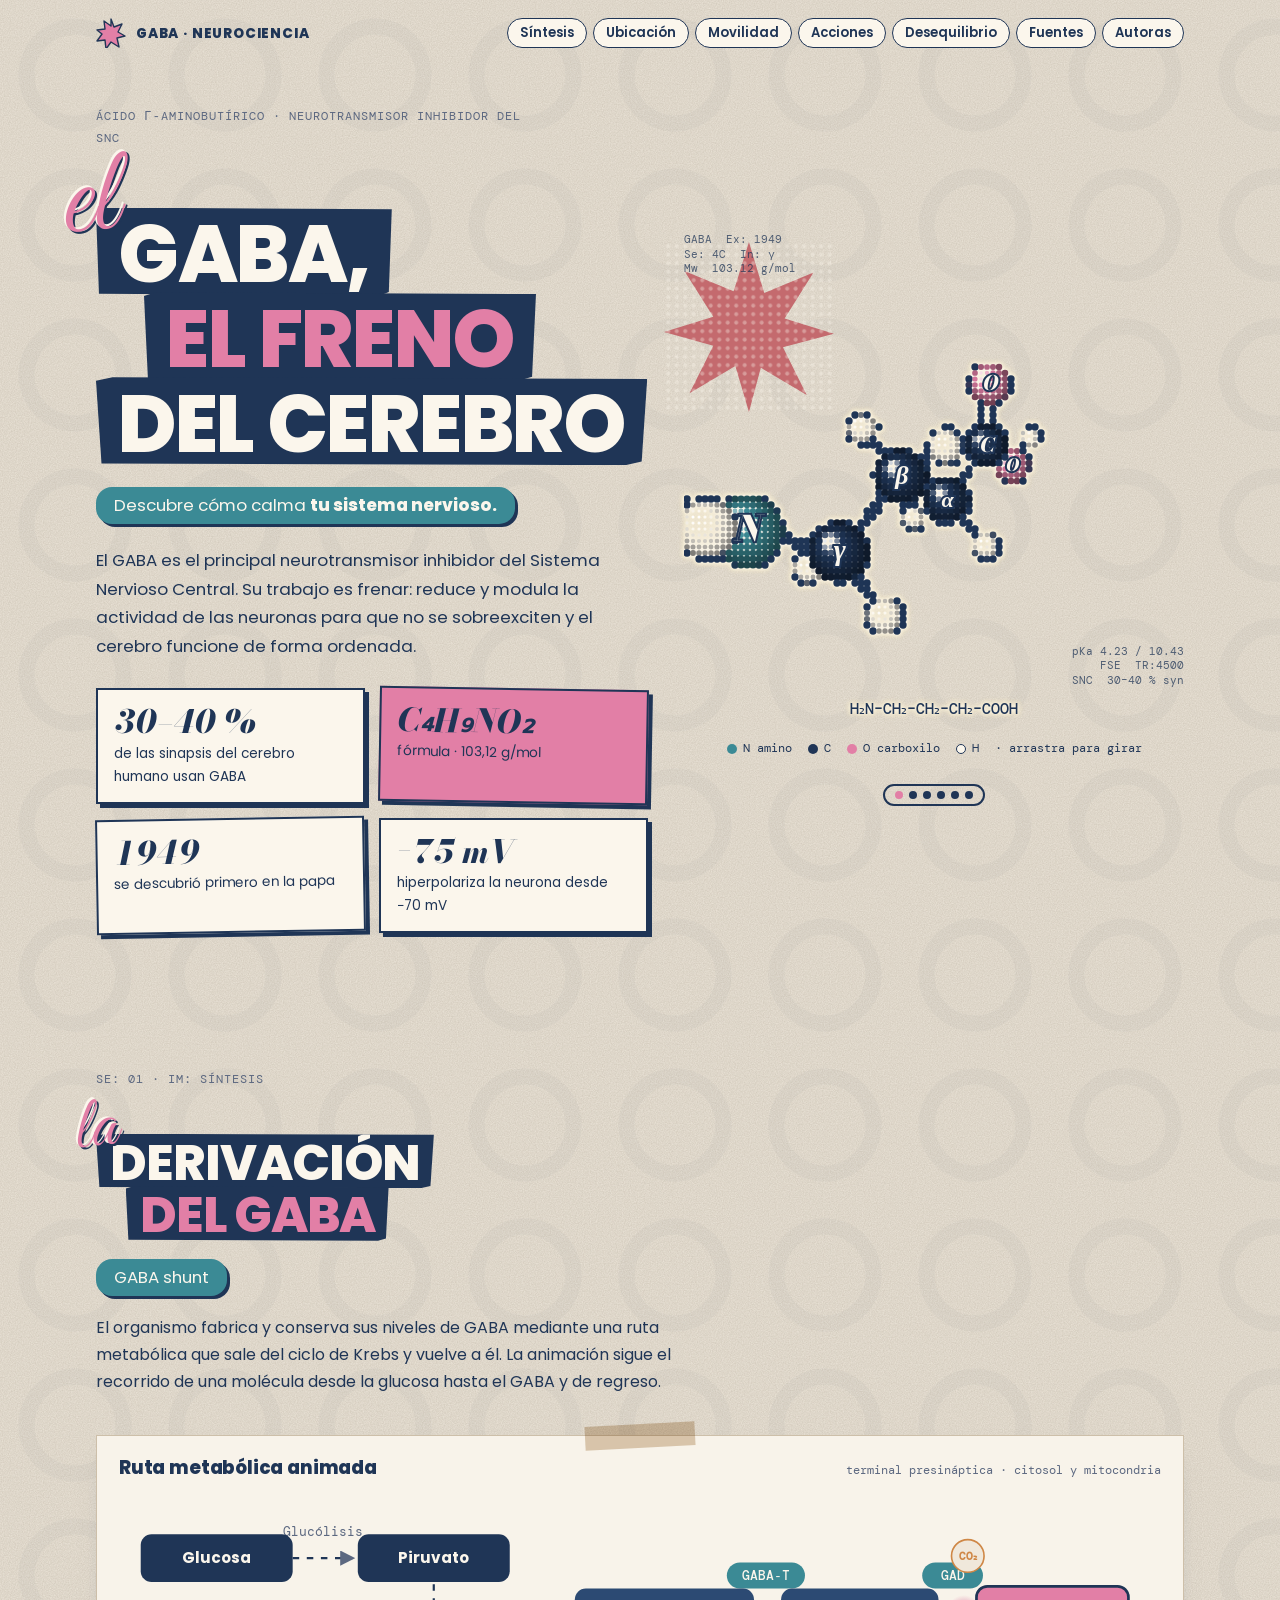
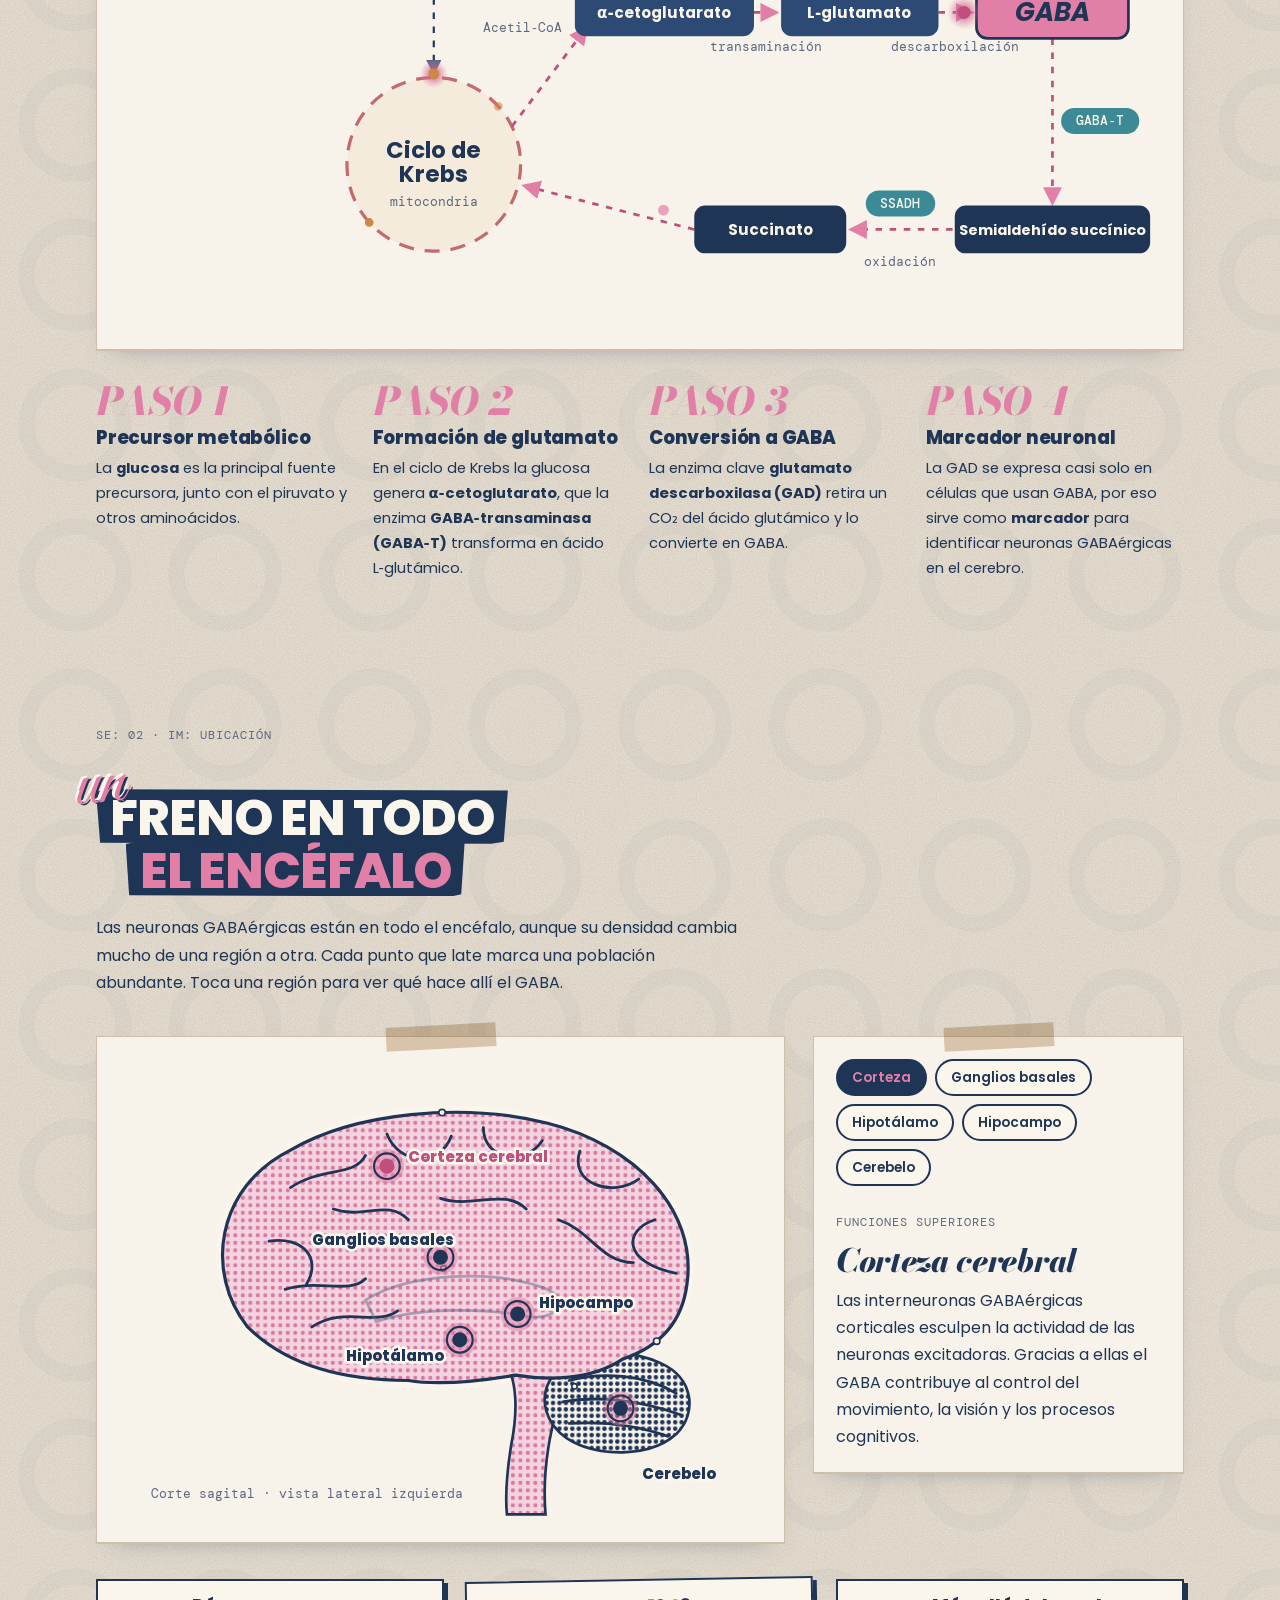
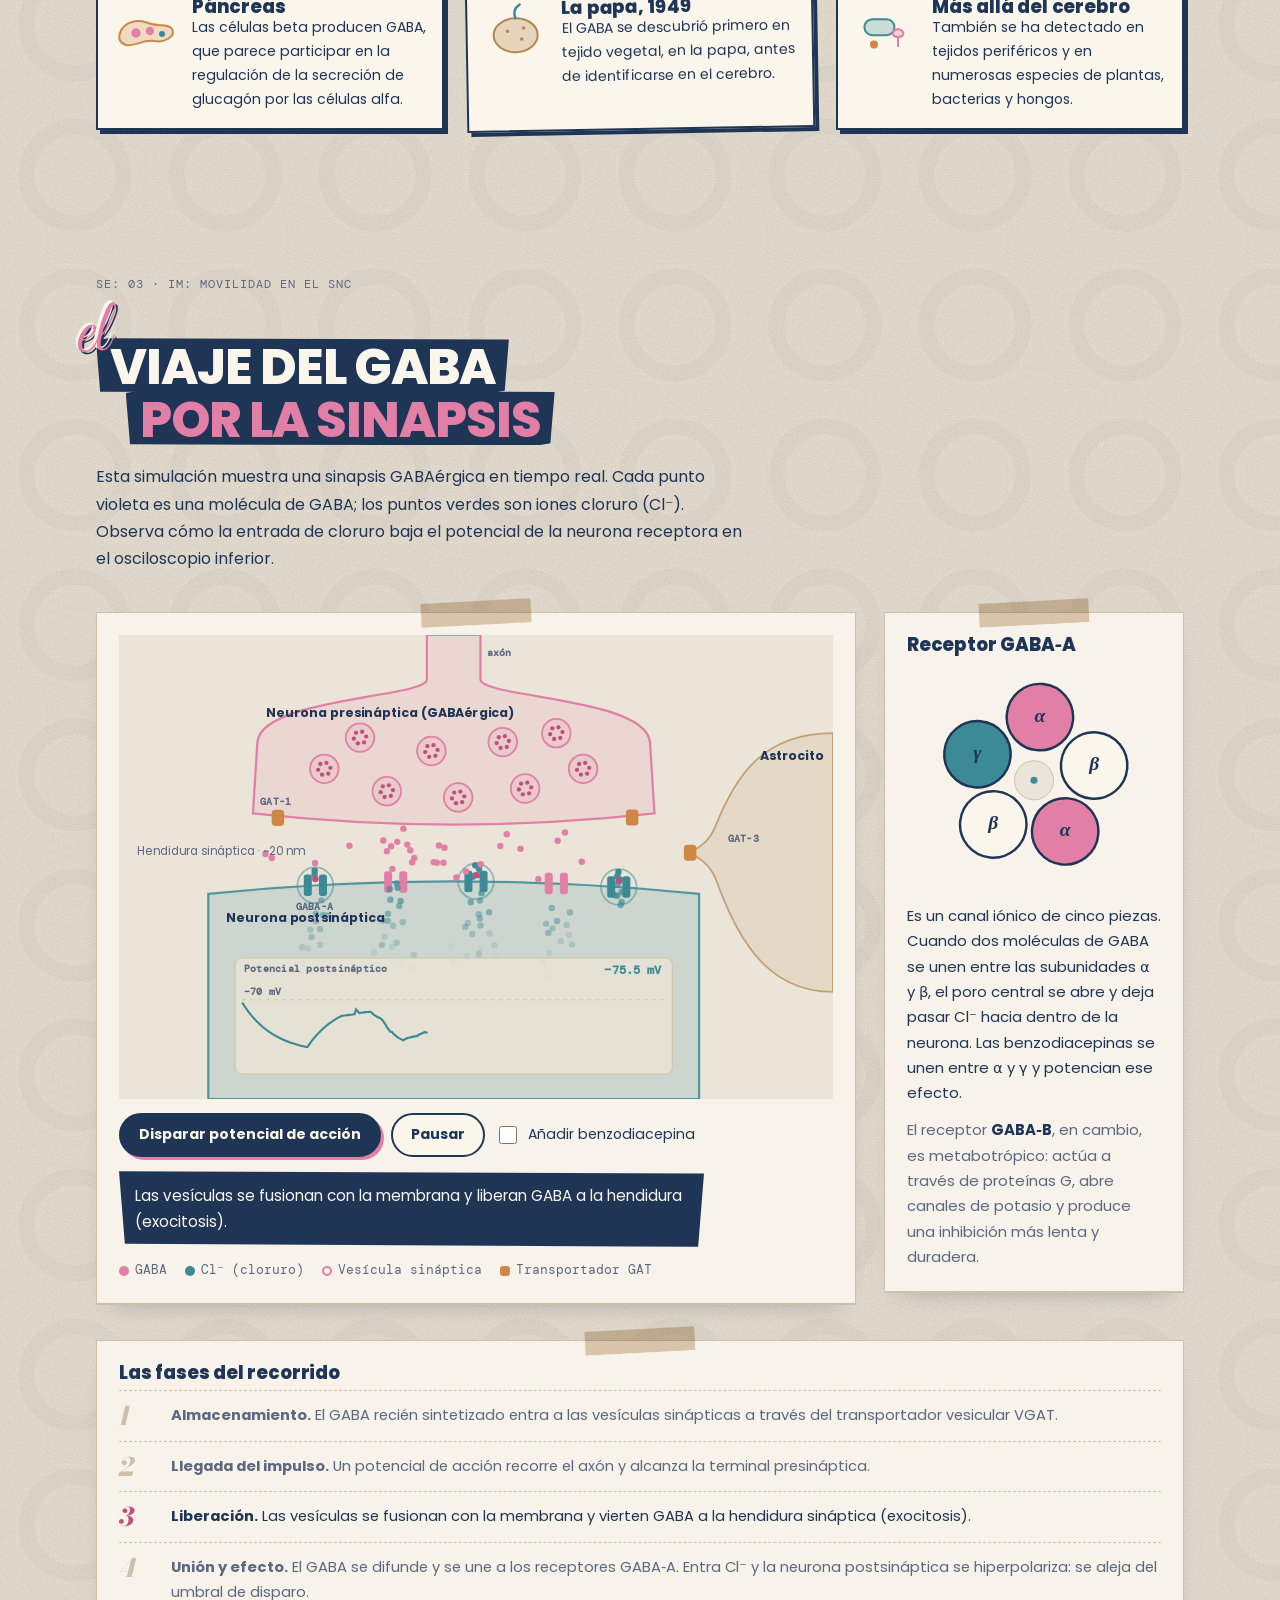
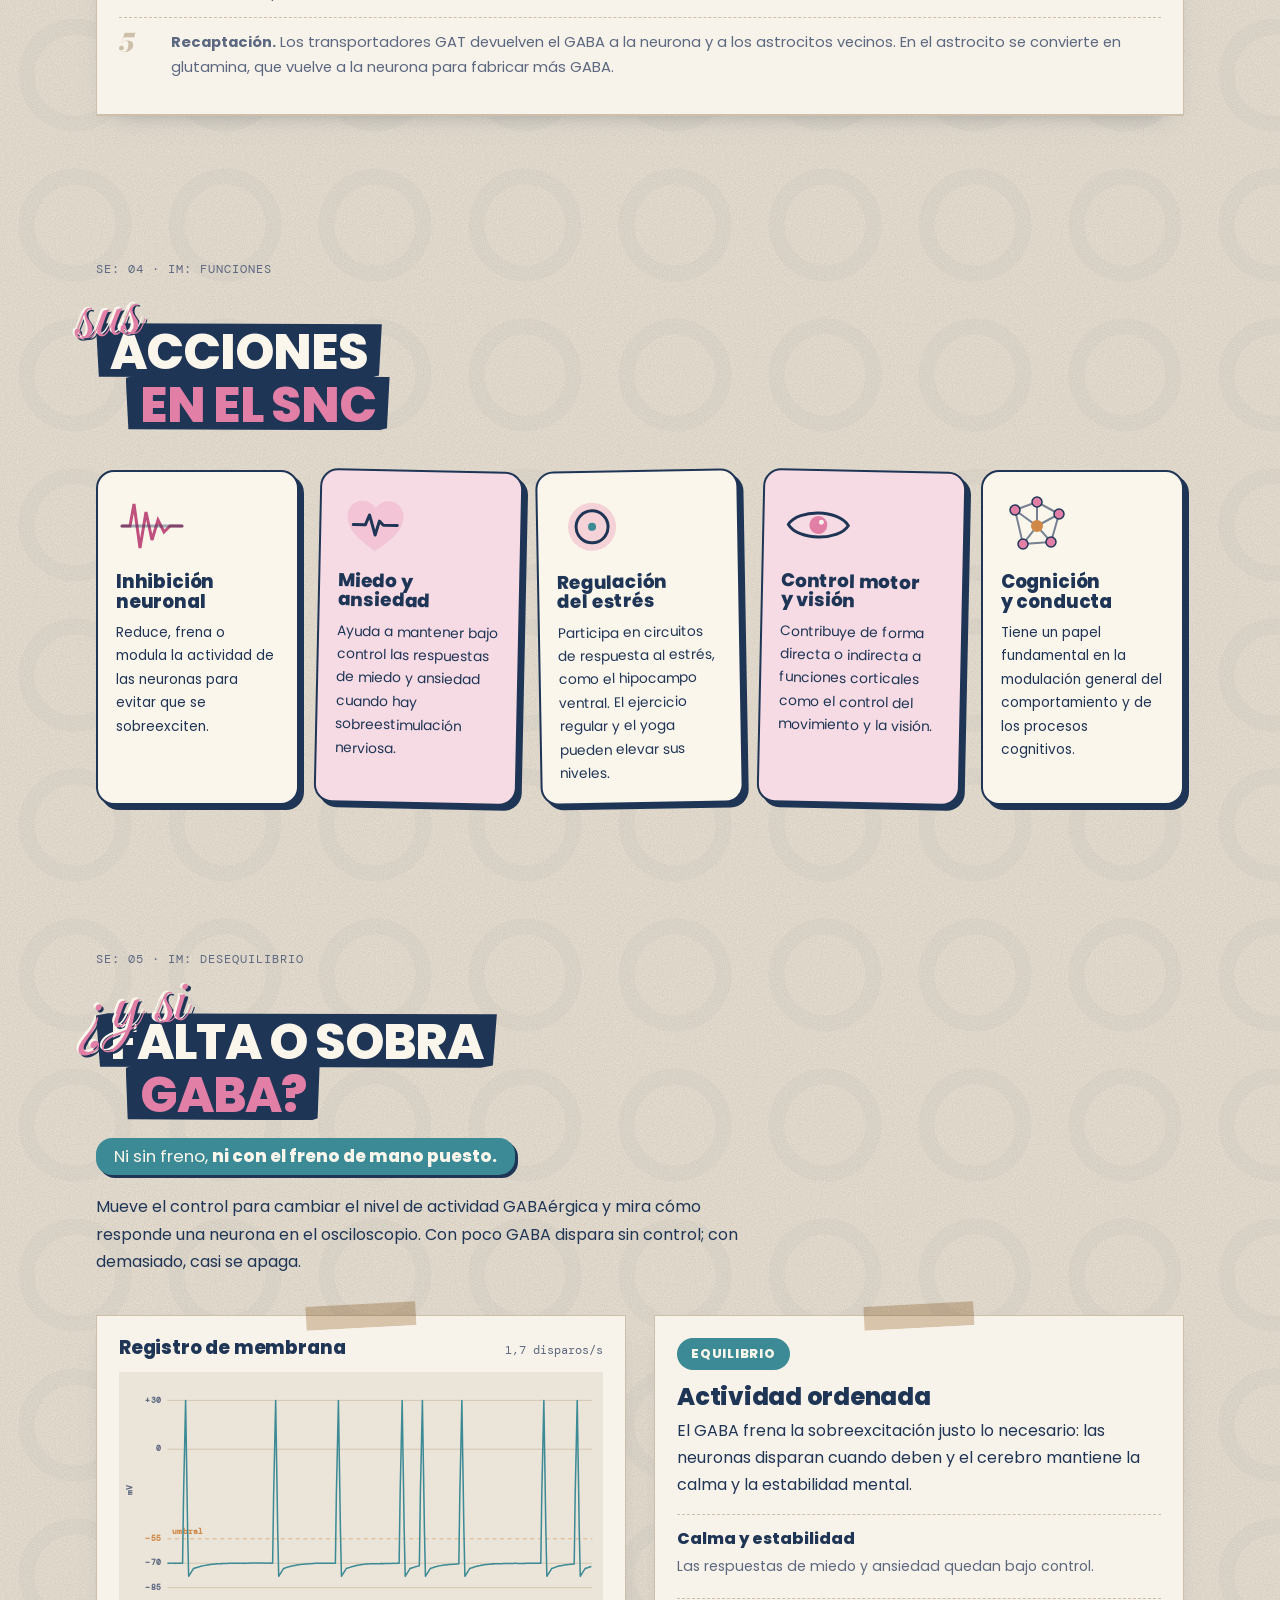
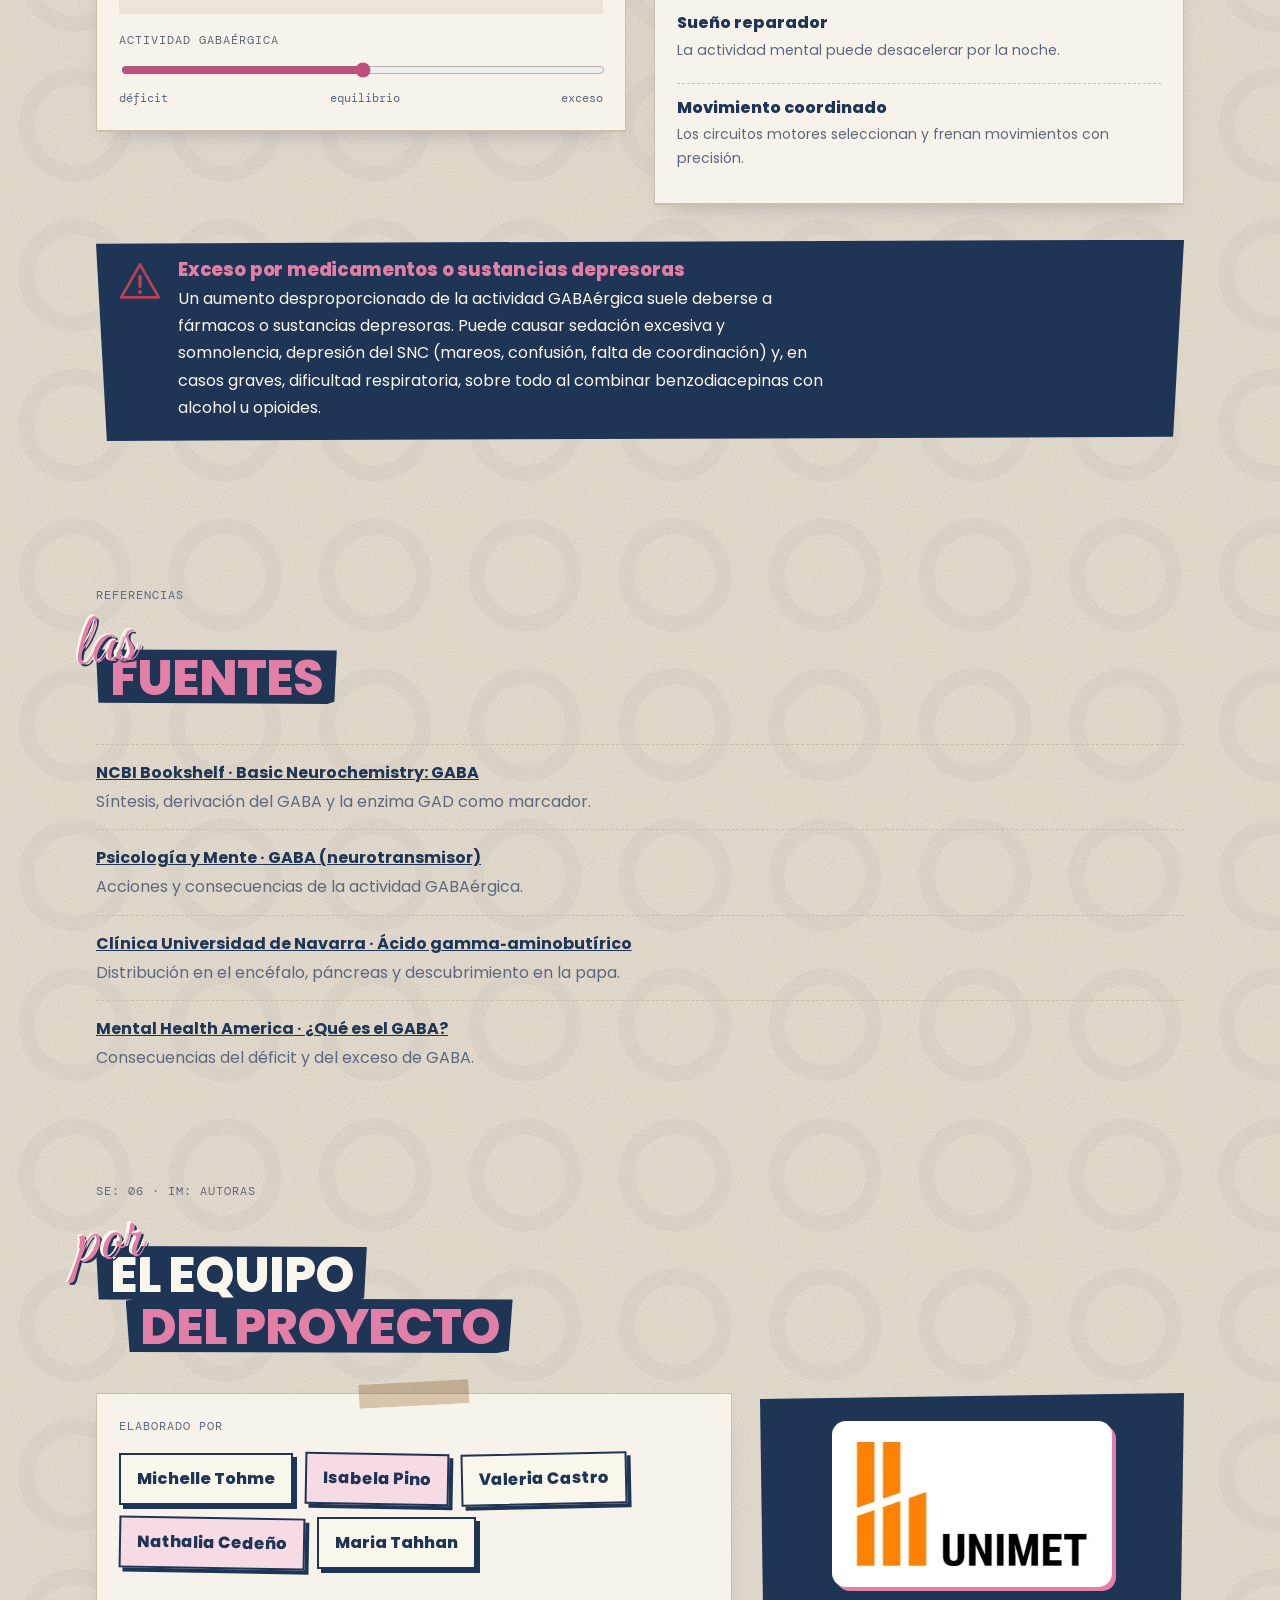
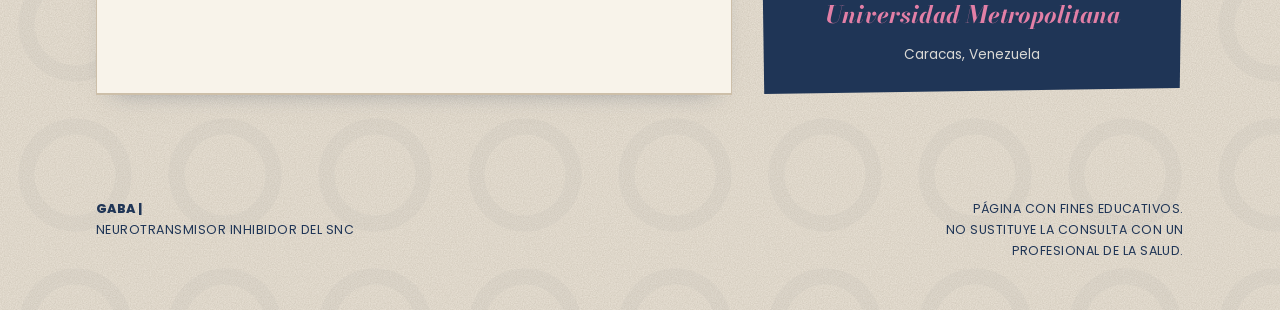
<file: index.html>
<!doctype html>
<html lang="es">
<head>
<meta charset="utf-8">
<meta name="viewport" content="width=device-width, initial-scale=1, viewport-fit=cover">
</head>
<body style="margin:0">
<title>GABA, el freno del cerebro</title>
<meta name="claude:viewport-fit-sides" content="cover">
<link rel="preconnect" href="https://fonts.googleapis.com">
<link rel="preconnect" href="https://fonts.gstatic.com" crossorigin>
<link rel="stylesheet" href="https://fonts.googleapis.com/css2?family=Great+Vibes&family=Bodoni+Moda:ital,opsz,wght@1,6..96,700;1,6..96,800&family=Poppins:wght@400;500;600;700;800&family=DM+Mono:wght@400;500&display=swap">
<style>
/* Layout: collage editorial sobre papel. Una columna de 1120px; títulos como recortes azul marino, láminas pegadas con cinta, semitonos y anotaciones de resonancia. Un solo look claro, a propósito. */
:root{
  --bg:#ebe4d8;         /* papel */
  --surface:#f8f3ea;    /* hoja recortada */
  --surface-2:#f0e8db;
  --line:#cdbfa9;
  --fg:#1f3556;         /* tinta azul marino */
  --ink:#1f3556;
  --cream:#fbf6ec;
  --muted:#5c6880;
  --gaba:#e27fa6;       /* rosa: GABA */
  --gaba-strong:#bf4f7c;
  --glu:#cf8746;        /* kraft anaranjado: glutamato */
  --cl:#3b8a95;         /* verde azulado: cloruro */
  --warn:#b4874c;
  --danger:#bb4256;
  --kraft:#c8ad8a;
  --star:#c46a6e;
  --font-script:"Great Vibes", "Snell Roundhand", cursive;
  --font-display:"Poppins", "Avenir Next", "Segoe UI", system-ui, sans-serif;
  --font-serif:"Bodoni Moda", "Didot", "Bodoni 72", Georgia, serif;
  --font-body:"Poppins", "Avenir Next", "Segoe UI", system-ui, sans-serif;
  --font-mono:"DM Mono", ui-monospace, Menlo, monospace;
  color-scheme:light;
}
*{box-sizing:border-box}
body{
  color:var(--fg);font-family:var(--font-body);font-size:16px;line-height:1.7;
  background-color:var(--bg);
  background-image:
    url("data:image/svg+xml;utf8,<svg xmlns='http://www.w3.org/2000/svg' width='240' height='240'><filter id='n'><feTurbulence type='fractalNoise' baseFrequency='.85' numOctaves='2' stitchTiles='stitch'/><feColorMatrix values='0 0 0 0 .32  0 0 0 0 .27  0 0 0 0 .2  0 0 0 .32 0'/></filter><rect width='100%' height='100%' filter='url(%23n)'/></svg>"),
    radial-gradient(circle, transparent 40px, rgba(31,53,86,.035) 41px 56px, transparent 57px);
  background-size:240px 240px, 150px 150px;
}
.wrap{max-width:1120px;margin:0 auto;padding-left:max(16px, env(safe-area-inset-left, 0px));padding-right:max(16px, env(safe-area-inset-right, 0px))}
h1,h2,h3{font-family:var(--font-display);line-height:1.05;text-wrap:balance;margin:0}
h3{font-size:1.15rem;font-weight:800;letter-spacing:-.01em}
p{margin:0;max-width:65ch}
a{color:var(--gaba-strong)}
a:focus-visible,button:focus-visible,input:focus-visible,.region:focus-visible{outline:3px solid var(--gaba);outline-offset:3px}
.eyebrow{font-family:var(--font-mono);font-size:.78rem;letter-spacing:.08em;text-transform:uppercase;color:var(--muted)}
.mono{font-family:var(--font-mono)}
.muted{color:var(--muted)}

/* títulos recortados */
.cut{position:relative;display:flex;flex-direction:column;align-items:flex-start;gap:0;padding-top:.55em}
.cut .ln{display:block;background:var(--ink);color:var(--cream);font-weight:800;text-transform:uppercase;letter-spacing:-.02em;padding:.08em .28em .02em;line-height:1;margin-top:-.04em;clip-path:polygon(0 4%,3% 0,100% 2%,99% 96%,96% 100%,1% 98%)}
.cut .ln:nth-child(odd){margin-left:.6em}
.cut .pk{color:var(--gaba)}
.cut .scr{position:absolute;left:-.3em;top:-.2em;z-index:1;font-family:var(--font-script);font-weight:400;text-transform:none;color:var(--gaba);font-size:1.5em;line-height:1;letter-spacing:0;transform:rotate(-6deg);text-shadow:-2px -2px 0 var(--cream),2px 2px 0 var(--ink)}
h2.cut{font-size:clamp(1.9rem,4.6vw,3.1rem)}
h1.cut{font-size:clamp(2.6rem,7.4vw,5rem)}
.pill{display:inline-block;background:var(--cl);color:var(--cream);border-radius:16px;padding:8px 18px;font-size:1.05rem;line-height:1.25;box-shadow:3px 3px 0 var(--ink)}
.pill b{font-weight:800}

/* cabecera */
.top{display:flex;flex-wrap:wrap;align-items:center;justify-content:space-between;gap:12px;padding-block:18px}
.brand{font-family:var(--font-display);font-weight:800;font-size:.85rem;letter-spacing:.06em;text-transform:uppercase;display:flex;align-items:center;gap:10px}
.brand svg{width:30px;height:30px}
.top nav{display:flex;flex-wrap:wrap;gap:6px}
.top nav a{color:var(--ink);text-decoration:none;font-size:.82rem;font-weight:600;border:1.5px solid var(--ink);border-radius:999px;padding:3px 12px;background:var(--cream)}
.top nav a:hover{background:var(--gaba);color:var(--ink)}

section{padding-block:72px}
.section-head{display:grid;gap:18px;margin-bottom:40px}

/* hero */
.hero{display:grid;grid-template-columns:1.05fr .95fr;gap:36px;align-items:center;padding-block:40px 64px}
.hero > *{min-width:0}
.hero .lede{font-size:1.05rem;margin-top:22px}
.hero-art{position:relative}
.mol-box{position:relative;aspect-ratio:1/1;max-width:100%}
.mol-box .star{position:absolute;width:34%;left:-4%;top:2%;transform-origin:center;animation:spin 30s linear infinite}
.mol-box .scribble{position:absolute;right:-2%;bottom:6%;width:42%}
.scribble path{fill:none;stroke:var(--ink);stroke-width:1.4;stroke-dasharray:900;stroke-dashoffset:900;animation:draw 7s ease-in-out infinite alternate}
@keyframes draw{to{stroke-dashoffset:0}}
.mri{position:absolute;font-family:var(--font-mono);font-size:.68rem;line-height:1.35;color:var(--ink);opacity:.75;white-space:pre;pointer-events:none}
.mri.tl{left:0;top:0}.mri.br{right:0;bottom:44px;text-align:right}
#mol{position:relative;width:100%;height:100%;display:block;cursor:grab;touch-action:none;filter:drop-shadow(0 0 2px var(--cream)) drop-shadow(0 0 2px var(--cream)) drop-shadow(0 0 1px #e9d9a8)}
#mol:active{cursor:grabbing}
.mol-caption{display:flex;flex-wrap:wrap;justify-content:center;gap:6px 16px;font-family:var(--font-mono);font-size:.75rem;color:var(--ink);margin-top:6px;text-align:center}
.legend-dot{display:inline-block;width:10px;height:10px;border-radius:50%;margin-right:6px;vertical-align:middle}
.dots{display:inline-flex;gap:6px;align-items:center;border:2px solid var(--ink);border-radius:999px;padding:5px 10px;margin-top:26px}
.dots i{width:8px;height:8px;border-radius:50%;background:var(--ink)}
.dots i:first-child{background:var(--gaba)}

.facts{display:grid;grid-template-columns:repeat(2,1fr);gap:14px;margin-top:28px}
.fact{background:var(--cream);padding:14px 16px;display:grid;gap:2px;align-content:start;border:2px solid var(--ink);box-shadow:4px 4px 0 var(--ink)}
.fact:nth-child(2){background:var(--gaba);transform:rotate(1deg)}
.fact:nth-child(3){transform:rotate(-1deg)}
.fact b{font-family:var(--font-serif);font-style:italic;font-size:2rem;font-weight:800;color:var(--ink);font-variant-numeric:tabular-nums;line-height:1.1}
.fact span{font-size:.85rem;color:var(--ink)}

/* láminas con cinta */
.plate{position:relative;background:var(--surface);border:1px solid var(--line);padding:22px;box-shadow:0 1px 0 var(--line),0 12px 24px -18px rgba(31,53,86,.5)}
.plate::before{content:"";position:absolute;top:-12px;left:50%;width:110px;height:24px;transform:translateX(-50%) rotate(-3deg);background:rgba(200,173,138,.6);mix-blend-mode:multiply}
.plate-scroll{overflow-x:auto}
.plate-title{display:flex;justify-content:space-between;flex-wrap:wrap;gap:8px;align-items:baseline;margin-bottom:12px}
.plate-title .mono{font-size:.72rem;color:var(--muted)}

/* síntesis */
.shunt-svg{width:100%;min-width:720px;height:auto;display:block}
.steps{display:grid;grid-template-columns:repeat(4,1fr);gap:18px;margin-top:32px}
.step{display:grid;gap:8px;align-content:start}
.step .n{font-family:var(--font-serif);font-style:italic;font-weight:800;font-size:2.4rem;line-height:1;color:var(--gaba)}
.step p{font-size:.92rem}
svg text{font-family:var(--font-body)}
.node rect{fill:var(--ink)}
.node text{fill:var(--cream);font-size:14px;font-weight:700;text-anchor:middle;dominant-baseline:middle}
.node.key rect{fill:var(--gaba);stroke:var(--ink);stroke-width:2.5}
.node.key text{fill:var(--ink)}
.node.glu rect{fill:#2c4a73}
.enz rect{fill:var(--cl)}
.enz text{fill:var(--cream);font-family:var(--font-mono);font-size:12px;font-weight:500;text-anchor:middle;dominant-baseline:middle}
.flow{fill:none;stroke:var(--ink);stroke-width:2;stroke-dasharray:6 7;animation:dash 1.2s linear infinite}
.flow.shunt{stroke:var(--gaba-strong);stroke-width:2.5}
.note{fill:var(--muted);font-size:12px;text-anchor:middle;font-family:var(--font-mono)}
.krebs-ring{fill:none;stroke:var(--star);stroke-width:3;stroke-dasharray:14 10;transform-box:fill-box;transform-origin:center;animation:spin 14s linear infinite}
@keyframes dash{to{stroke-dashoffset:-26}}
@keyframes spin{to{transform:rotate(360deg)}}
.co2{animation:rise 3s ease-in infinite}
@keyframes rise{0%{transform:translate(0,0);opacity:0}15%{opacity:1}100%{transform:translate(18px,-48px);opacity:0}}

/* cerebro */
.brain-grid{display:grid;grid-template-columns:1.3fr .7fr;gap:28px;align-items:start}
.brain-grid > *{min-width:0}
.brain-svg{width:100%;height:auto;display:block}
.brain-outline{fill:url(#ht-pink);stroke:var(--ink);stroke-width:3}
.cortex-glow{fill:none;stroke:var(--cream);stroke-width:12;opacity:.9}
.gyrus{fill:none;stroke:var(--ink);stroke-width:2.6;stroke-linecap:round}
.cereb{fill:url(#ht-ink);stroke:var(--ink);stroke-width:2.5}
.stem{fill:url(#ht-pink);stroke:var(--ink);stroke-width:2.5}
.region{cursor:pointer}
.region .core{fill:var(--ink)}
.region .halo{fill:var(--gaba);opacity:.5;transform-box:fill-box;transform-origin:center;animation:halo 2.6s ease-out infinite}
.region .ring{fill:none;stroke:var(--ink);stroke-width:2;transform-box:fill-box;transform-origin:center;animation:ripple 2.6s ease-out infinite}
.region text{fill:var(--ink);font-size:14px;font-weight:800;paint-order:stroke;stroke:var(--cream);stroke-width:5px;stroke-linejoin:round}
.region.on .core{fill:var(--gaba-strong)}
.region.on text{fill:var(--gaba-strong)}
@keyframes halo{0%{transform:scale(.6);opacity:.6}100%{transform:scale(1.7);opacity:0}}
@keyframes ripple{0%{transform:scale(.4);opacity:.9}100%{transform:scale(2.2);opacity:0}}
.spark{fill:var(--cream);stroke:var(--ink);stroke-width:1.5}
.region-list{display:flex;flex-wrap:wrap;gap:8px;margin-bottom:16px}
.chip{font:inherit;font-size:.85rem;font-weight:600;border:2px solid var(--ink);background:var(--cream);color:var(--ink);border-radius:999px;padding:5px 14px;cursor:pointer}
.chip[aria-pressed="true"]{background:var(--ink);color:var(--gaba)}
.region-card{display:grid;gap:10px}
.region-card h3{font-family:var(--font-serif);font-style:italic;font-size:2rem;font-weight:800}
.periphery{display:grid;grid-template-columns:repeat(3,1fr);gap:22px;margin-top:36px}
.peri{display:grid;grid-template-columns:64px 1fr;gap:14px;align-items:start;padding:16px;background:var(--cream);border:2px solid var(--ink);box-shadow:4px 4px 0 var(--ink)}
.peri:nth-child(2){transform:rotate(-1deg)}
.peri > div{min-width:0}
.peri svg{width:64px;height:64px}
.peri p{font-size:.88rem}

/* sinapsis */
.syn-grid{display:grid;grid-template-columns:1fr 300px;gap:28px;align-items:start}
.syn-grid > *{min-width:0}
#syn{width:100%;aspect-ratio:800/520;display:block;background:var(--bg)}
.controls{display:flex;flex-wrap:wrap;gap:10px;align-items:center;margin-top:14px}
.btn{font:inherit;font-weight:700;font-size:.88rem;border-radius:999px;padding:8px 18px;cursor:pointer;border:2px solid var(--ink);background:var(--ink);color:var(--cream);box-shadow:3px 3px 0 var(--gaba)}
.btn.ghost{background:var(--cream);color:var(--ink);box-shadow:none}
.toggle{display:flex;align-items:center;gap:8px;font-size:.88rem;color:var(--ink)}
.toggle input{accent-color:var(--gaba-strong);width:18px;height:18px}
.caption{margin-top:14px;padding:12px 16px;background:var(--ink);color:var(--cream);font-size:.95rem;min-height:3.4em;clip-path:polygon(0 0,100% 3%,99% 100%,1% 96%)}
.legend{display:flex;flex-wrap:wrap;gap:6px 18px;font-size:.8rem;color:var(--muted);margin-top:12px;font-family:var(--font-mono)}
.receptor-card{display:grid;gap:12px}
.receptor-card svg{width:100%;max-width:260px;height:auto;margin:0 auto;display:block}
.sub{stroke:var(--ink);stroke-width:2.5}
.sub.a{fill:var(--gaba)}
.sub.b{fill:var(--cream)}
.sub.g{fill:var(--cl)}
.sub-label{fill:var(--ink);font-family:var(--font-serif);font-style:italic;font-size:20px;font-weight:800;text-anchor:middle;dominant-baseline:middle}
.pore-ion{fill:var(--cl)}
.timeline{display:grid;gap:0;margin:0;padding:0;list-style:none;counter-reset:t}
.timeline li{display:grid;grid-template-columns:40px 1fr;gap:12px;padding:12px 0;border-top:1.5px dashed var(--line);font-size:.92rem;color:var(--muted)}
.timeline li::before{counter-increment:t;content:counter(t);font-family:var(--font-serif);font-style:italic;font-weight:800;font-size:1.6rem;line-height:1;color:var(--line)}
.timeline li.active{color:var(--ink)}
.timeline li.active::before{color:var(--gaba-strong)}
.mini-steps{margin-top:36px}

/* acciones: stickers */
.actions{display:grid;grid-template-columns:repeat(5,1fr);gap:18px}
.action{display:grid;gap:10px;align-content:start;padding:18px;background:var(--cream);border:2px solid var(--ink);border-radius:18px;box-shadow:5px 5px 0 var(--ink)}
.action:nth-child(even){transform:rotate(1.2deg);background:#f6dbe4}
.action:nth-child(3){transform:rotate(-1deg)}
.action svg{width:72px;height:72px}
.action p{font-size:.86rem}
.ic-stroke{fill:none;stroke:var(--ink);stroke-width:3;stroke-linecap:round;stroke-linejoin:round}
.ic-fill{fill:var(--gaba)}
.ic-glu{fill:none;stroke:var(--gaba-strong);stroke-width:3;stroke-linecap:round}
.damp{animation:damp 3s ease-in-out infinite;transform-box:fill-box;transform-origin:center}
@keyframes damp{0%,100%{transform:scaleY(1)}55%{transform:scaleY(.2)}}
.breath{animation:breathc 5s ease-in-out infinite;transform-box:fill-box;transform-origin:center}
@keyframes breathc{50%{transform:scale(.6)}}
.pupil{animation:look 4s ease-in-out infinite}
@keyframes look{0%,100%{transform:translateX(0)}30%{transform:translateX(-7px)}65%{transform:translateX(7px)}}
.blink{animation:blink 4s infinite;transform-box:fill-box;transform-origin:center}
@keyframes blink{0%,46%,54%,100%{transform:scaleY(1)}50%{transform:scaleY(.1)}}
.net-node{fill:var(--gaba);stroke:var(--ink);stroke-width:1.5;animation:node 2.4s ease-in-out infinite}
.net-node:nth-child(2){animation-delay:.4s}.net-node:nth-child(3){animation-delay:.8s}.net-node:nth-child(4){animation-delay:1.2s}.net-node:nth-child(5){animation-delay:1.6s}
@keyframes node{50%{fill:var(--cl)}}

/* equilibrio */
.bal-grid{display:grid;grid-template-columns:1fr 1fr;gap:28px;align-items:start}
.bal-grid > *{min-width:0}
#scope{width:100%;aspect-ratio:16/8;display:block;background:var(--bg)}
.slider-row{display:grid;gap:8px;margin-top:16px}
.slider-row input{width:100%;accent-color:var(--gaba-strong)}
.scale-labels{display:flex;justify-content:space-between;font-family:var(--font-mono);font-size:.75rem;color:var(--muted)}
.state{display:inline-flex;align-items:center;gap:8px;font-family:var(--font-display);font-size:.8rem;font-weight:800;letter-spacing:.06em;text-transform:uppercase;padding:5px 14px;border-radius:999px;color:var(--cream)}
.state.low{background:var(--glu)}
.state.ok{background:var(--cl)}
.state.high{background:var(--gaba-strong)}
.cons{display:grid;gap:10px;margin:16px 0 0;padding:0;list-style:none}
.cons li{display:grid;gap:2px;padding:10px 0;border-top:1.5px dashed var(--line)}
.cons li b{font-weight:800;font-size:1rem}
.cons li span{font-size:.88rem;color:var(--muted)}
.warnbox{margin-top:36px;display:grid;grid-template-columns:auto 1fr;gap:16px;align-items:start;padding:20px 22px;background:var(--ink);color:var(--cream);clip-path:polygon(0 2%,100% 0,99% 98%,1% 100%)}
.warnbox > div{min-width:0}
.warnbox svg{width:44px;height:44px}
.warnbox h3{color:var(--gaba);margin-bottom:6px}

/* fuentes */
.sources{display:grid;gap:0;margin:0;padding:0;list-style:none}
.sources li{display:grid;gap:2px;padding:14px 0;border-top:1.5px dashed var(--line)}
.sources a{word-break:break-word;font-weight:700;color:var(--ink)}
footer{display:flex;flex-wrap:wrap;justify-content:space-between;gap:16px;padding-block:32px 48px;font-size:.78rem;color:var(--ink);text-transform:uppercase;letter-spacing:.04em}
footer b{font-weight:800}

@media (max-width:900px){
  .hero,.brain-grid,.syn-grid,.bal-grid{grid-template-columns:1fr}
  .hero-art{max-width:460px;margin:0 auto;width:100%}
  .actions{grid-template-columns:repeat(2,1fr)}
  .steps,.periphery{grid-template-columns:repeat(2,1fr)}
}
@media (max-width:520px){
  .steps,.periphery,.actions{grid-template-columns:1fr}
  section{padding-block:52px}
  .mri{display:none}
}
@media (prefers-reduced-motion: reduce){
  *,*::before,*::after{animation:none!important;transition:none!important}
  .scribble path{stroke-dashoffset:0}
}

/* créditos */
.credits{display:grid;grid-template-columns:1.2fr .8fr;gap:28px;align-items:stretch}
.credits > *{min-width:0}
.names{display:flex;flex-wrap:wrap;gap:12px;margin:0;padding:0;list-style:none}
.names li{background:var(--cream);border:2px solid var(--ink);box-shadow:4px 4px 0 var(--ink);padding:10px 16px;font-weight:800;font-size:1.02rem}
.names li:nth-child(even){background:#f6dbe4;transform:rotate(1deg)}
.names li:nth-child(3){transform:rotate(-1.2deg)}
.uni{display:grid;justify-items:center;align-content:center;gap:14px;text-align:center;background:var(--ink);color:var(--cream);padding:28px 22px;clip-path:polygon(0 2%,100% 0,99% 98%,1% 100%)}
.uni .logo-slot{width:min(100%,280px);display:grid;place-items:center;background:#ffffff;border-radius:14px;padding:14px 18px;box-shadow:4px 4px 0 var(--gaba)}
.uni .logo-slot img{width:100%;height:auto;display:block}
.uni .logo-slot span{font-family:var(--font-display);font-weight:800;font-size:2rem;color:var(--ink);letter-spacing:-.02em}
.uni p{font-size:.85rem;color:var(--cream);opacity:.85}
.uni b{font-family:var(--font-serif);font-style:italic;font-size:1.5rem;line-height:1.15;color:var(--gaba)}
@media (max-width:900px){.credits{grid-template-columns:1fr}}
</style>

<div class="wrap">
  <header class="top">
    <div class="brand">
      <svg viewBox="0 0 30 30" aria-hidden="true"><path d="M15 1l3 8 8-3-4 8 7 4-8 2 2 9-8-5-5 7-1-9-8 1 5-7L1 12l8-1L8 3l7 5z" fill="var(--gaba)" stroke="var(--ink)" stroke-width="1.4" stroke-linejoin="round"/></svg>
      GABA · Neurociencia
    </div>
    <nav aria-label="Secciones">
      <a href="#sintesis">Síntesis</a>
      <a href="#ubicacion">Ubicación</a>
      <a href="#sinapsis">Movilidad</a>
      <a href="#acciones">Acciones</a>
      <a href="#equilibrio">Desequilibrio</a>
      <a href="#fuentes">Fuentes</a>
      <a href="#creditos">Autoras</a>
    </nav>
  </header>

  <!-- HERO -->
  <div class="hero">
    <div>
      <p class="eyebrow">Ácido γ‑aminobutírico · neurotransmisor inhibidor del SNC</p>
      <h1 class="cut" style="margin-top:18px"><span class="scr">el</span><span class="ln">GABA,</span><span class="ln pk">el freno</span><span class="ln">del cerebro</span></h1>
      <p class="pill" style="margin-top:22px">Descubre cómo calma <b>tu sistema nervioso.</b></p>
      <p class="lede">El GABA es el principal neurotransmisor inhibidor del Sistema Nervioso Central. Su trabajo es frenar: reduce y modula la actividad de las neuronas para que no se sobreexciten y el cerebro funcione de forma ordenada.</p>
      <div class="facts">
        <div class="fact"><b>30–40 %</b><span>de las sinapsis del cerebro humano usan GABA</span></div>
        <div class="fact"><b>C₄H₉NO₂</b><span>fórmula · 103,12 g/mol</span></div>
        <div class="fact"><b>1949</b><span>se descubrió primero en la papa</span></div>
        <div class="fact"><b>−75 mV</b><span>hiperpolariza la neurona desde −70 mV</span></div>
      </div>
    </div>
    <div class="hero-art">
      <div class="mol-box">
        <svg class="star" viewBox="0 0 100 100" aria-hidden="true"><path d="M50 0l9 30 29-12-17 27 29 9-30 8 14 28-27-16-7 26-8-27-27 16 14-28L0 53l29-9-17-27 29 12z" fill="var(--star)"/><rect x="0" y="0" width="100" height="100" fill="url(#ht-cream)" opacity=".35"/></svg>
        <span class="mri tl" aria-hidden="true">GABA  Ex: 1949
Se: 4C  In: γ
Mw  103.12 g/mol</span>
        <span class="mri br" aria-hidden="true">pKa 4.23 / 10.43
FSE  TR:4500
SNC  30–40 % syn</span>
        <canvas id="mol" role="img" aria-label="Modelo 3D animado en semitono de la molécula de GABA: un grupo amino, tres carbonos metileno y un grupo carboxilo"></canvas>
        <svg class="scribble" viewBox="0 0 200 120" aria-hidden="true"><path d="M10 60c20-40 60-50 70-20s-30 40-20 10 50-40 60-10-20 40-10 20 40-30 50-5 0 30 20 10 15-20 10-15"/></svg>
      </div>
      <div class="mol-caption">
        <span><i class="legend-dot" style="background:var(--cl)"></i>N amino</span>
        <span><i class="legend-dot" style="background:var(--ink)"></i>C</span>
        <span><i class="legend-dot" style="background:var(--gaba)"></i>O carboxilo</span>
        <span><i class="legend-dot" style="background:var(--cream);border:1px solid var(--ink)"></i>H</span>
        <span>· arrastra para girar</span>
      </div>
      <div style="text-align:center"><span class="dots" aria-hidden="true"><i></i><i></i><i></i><i></i><i></i><i></i></span></div>
    </div>
  </div>
</div>
<svg width="0" height="0" style="position:absolute" aria-hidden="true">
  <defs>
    <pattern id="ht-pink" width="7" height="7" patternUnits="userSpaceOnUse"><rect width="7" height="7" fill="#f3d3df"/><circle cx="3.5" cy="3.5" r="1.9" fill="#d9799f"/></pattern>
    <pattern id="ht-ink" width="6" height="6" patternUnits="userSpaceOnUse"><rect width="6" height="6" fill="#f8f3ea"/><circle cx="3" cy="3" r="2.1" fill="#1f3556"/></pattern>
    <pattern id="ht-cream" width="5" height="5" patternUnits="userSpaceOnUse"><circle cx="2.5" cy="2.5" r="1.2" fill="#fbf6ec"/></pattern>
  </defs>
</svg>

<!-- SÍNTESIS -->
<section id="sintesis">
  <div class="wrap">
    <div class="section-head">
      <p class="eyebrow">Se: 01 · Im: síntesis</p>
      <h2 class="cut"><span class="scr">la</span><span class="ln">derivación</span><span class="ln pk">del GABA</span></h2>
      <p><span class="pill">GABA shunt</span></p>
      <p>El organismo fabrica y conserva sus niveles de GABA mediante una ruta metabólica que sale del ciclo de Krebs y vuelve a él. La animación sigue el recorrido de una molécula desde la glucosa hasta el GABA y de regreso.</p>
    </div>

    <div class="plate">
      <div class="plate-title"><h3>Ruta metabólica animada</h3><span class="mono">terminal presináptica · citosol y mitocondria</span></div>
      <div class="plate-scroll">
        <svg class="shunt-svg" id="shunt" viewBox="0 0 960 400" role="img" aria-label="Diagrama animado de la derivación del GABA: glucosa, piruvato, ciclo de Krebs, alfa-cetoglutarato, glutamato, GABA, semialdehído succínico, succinato y regreso al ciclo de Krebs">
          <defs>
            <marker id="arr" viewBox="0 0 10 10" refX="8" refY="5" markerWidth="7" markerHeight="7" orient="auto-start-reverse"><path d="M0 0 10 5 0 10z" fill="var(--muted)"/></marker>
            <marker id="arrg" viewBox="0 0 10 10" refX="8" refY="5" markerWidth="7" markerHeight="7" orient="auto-start-reverse"><path d="M0 0 10 5 0 10z" fill="var(--gaba)"/></marker>
            <radialGradient id="dotg"><stop offset="0" stop-color="var(--gaba-strong)"/><stop offset="1" stop-color="var(--gaba)" stop-opacity="0"/></radialGradient>
          </defs>

          <!-- flechas de entrada -->
          <path class="flow" d="M160 60 H215" marker-end="url(#arr)"/>
          <text class="note" x="188" y="40">Glucólisis</text>
          <path class="flow" d="M290 84 V165" marker-end="url(#arr)"/>
          <text class="note" x="335" y="128" style="text-anchor:start">Acetil‑CoA</text>

          <!-- Krebs -->
          <circle cx="290" cy="250" r="80" fill="color-mix(in srgb,var(--glu) 8%,transparent)"/>
          <circle class="krebs-ring" cx="290" cy="250" r="80"/>
          <text x="290" y="244" text-anchor="middle" style="fill:var(--fg);font-family:var(--font-display);font-weight:700;font-size:21px">Ciclo de</text>
          <text x="290" y="266" text-anchor="middle" style="fill:var(--fg);font-family:var(--font-display);font-weight:700;font-size:21px">Krebs</text>
          <text x="290" y="288" text-anchor="middle" class="note">mitocondria</text>

          <!-- derivación -->
          <path class="flow shunt" d="M362 215 L430 125"  marker-end="url(#arrg)"/>
          <path class="flow shunt" d="M585 110 H605" marker-end="url(#arrg)"/>
          <path class="flow shunt" d="M755 110 H785" marker-end="url(#arrg)"/>
          <path class="flow shunt" d="M860 134 V285" marker-end="url(#arrg)"/>
          <path class="flow shunt" d="M768 310 H675" marker-end="url(#arrg)"/>
          <path class="flow shunt" d="M530 310 L374 270" marker-end="url(#arrg)"/>

          <!-- enzimas -->
          <g class="enz"><rect x="560" y="64" width="72" height="24" rx="12"/><text x="596" y="77">GABA‑T</text></g>
          <text class="note" x="596" y="146">transaminación</text>
          <g class="enz"><rect x="740" y="64" width="56" height="24" rx="12"/><text x="768" y="77">GAD</text></g>
          <text class="note" x="770" y="146">descarboxilación</text>
          <g class="co2"><circle cx="782" cy="58" r="15" fill="var(--surface-2)" stroke="var(--glu)" stroke-width="1.5"/><text x="782" y="59" text-anchor="middle" dominant-baseline="middle" style="fill:var(--glu);font-family:var(--font-mono);font-size:10px;font-weight:600">CO₂</text></g>
          <g class="enz"><rect x="868" y="198" width="72" height="24" rx="12"/><text x="904" y="211">GABA‑T</text></g>
          <g class="enz"><rect x="688" y="274" width="64" height="24" rx="12"/><text x="720" y="287">SSADH</text></g>
          <text class="note" x="720" y="344">oxidación</text>

          <!-- nodos -->
          <g class="node"><rect x="20" y="38" width="140" height="44" rx="10"/><text x="90" y="61">Glucosa</text></g>
          <g class="node"><rect x="220" y="38" width="140" height="44" rx="10"/><text x="290" y="61">Piruvato</text></g>
          <g class="node glu"><rect x="420" y="88" width="165" height="44" rx="10"/><text x="502" y="111">α‑cetoglutarato</text></g>
          <g class="node glu"><rect x="610" y="88" width="145" height="44" rx="10"/><text x="682" y="111">L‑glutamato</text></g>
          <g class="node key"><rect x="790" y="86" width="140" height="48" rx="10"/><text x="860" y="111" style="font-size:24px;font-family:var(--font-display);font-style:italic">GABA</text></g>
          <g class="node"><rect x="770" y="288" width="180" height="44" rx="10"/><text x="860" y="311" style="font-size:13.5px">Semialdehído succínico</text></g>
          <g class="node"><rect x="530" y="288" width="140" height="44" rx="10"/><text x="600" y="311">Succinato</text></g>

          <!-- partículas en movimiento -->
          <g>
            <circle r="13" fill="url(#dotg)"><animateMotion dur="3.2s" repeatCount="indefinite" path="M90 60 L290 60 L290 170"/></circle>
            <circle r="5" fill="var(--glu)"><animateMotion dur="3.2s" repeatCount="indefinite" path="M90 60 L290 60 L290 170"/></circle>
          </g>
          <g>
            <circle r="16" fill="url(#dotg)"><animateMotion dur="9s" repeatCount="indefinite" path="M362 215 L502 110 L682 110 L860 110 L860 310 L600 310 L368 268 A80 80 0 0 0 362 215"/></circle>
            <circle r="6" fill="var(--gaba-strong)"><animateMotion dur="9s" repeatCount="indefinite" path="M362 215 L502 110 L682 110 L860 110 L860 310 L600 310 L368 268 A80 80 0 0 0 362 215"/></circle>
            <circle r="5" fill="var(--gaba)" opacity=".7"><animateMotion dur="9s" begin="-4.5s" repeatCount="indefinite" path="M362 215 L502 110 L682 110 L860 110 L860 310 L600 310 L368 268 A80 80 0 0 0 362 215"/></circle>
          </g>
          <g>
            <circle r="4" fill="var(--glu)"><animateMotion dur="5s" repeatCount="indefinite" path="M290 170 A80 80 0 1 1 289.9 170"/></circle>
            <circle r="4" fill="var(--glu)" opacity=".6"><animateMotion dur="5s" begin="-2.5s" repeatCount="indefinite" path="M290 170 A80 80 0 1 1 289.9 170"/></circle>
          </g>
        </svg>
      </div>
    </div>

    <div class="steps">
      <div class="step"><span class="n">PASO 1</span><h3>Precursor metabólico</h3><p>La <b>glucosa</b> es la principal fuente precursora, junto con el piruvato y otros aminoácidos.</p></div>
      <div class="step"><span class="n">PASO 2</span><h3>Formación de glutamato</h3><p>En el ciclo de Krebs la glucosa genera <b>α‑cetoglutarato</b>, que la enzima <b>GABA‑transaminasa (GABA‑T)</b> transforma en ácido L‑glutámico.</p></div>
      <div class="step"><span class="n">PASO 3</span><h3>Conversión a GABA</h3><p>La enzima clave <b>glutamato descarboxilasa (GAD)</b> retira un CO₂ del ácido glutámico y lo convierte en GABA.</p></div>
      <div class="step"><span class="n">PASO 4</span><h3>Marcador neuronal</h3><p>La GAD se expresa casi solo en células que usan GABA, por eso sirve como <b>marcador</b> para identificar neuronas GABAérgicas en el cerebro.</p></div>
    </div>
  </div>
</section>

<!-- UBICACIÓN -->
<section id="ubicacion">
  <div class="wrap">
    <div class="section-head">
      <p class="eyebrow">Se: 02 · Im: ubicación</p>
      <h2 class="cut"><span class="scr">un</span><span class="ln">freno en todo</span><span class="ln pk">el encéfalo</span></h2>
      <p>Las neuronas GABAérgicas están en todo el encéfalo, aunque su densidad cambia mucho de una región a otra. Cada punto que late marca una población abundante. Toca una región para ver qué hace allí el GABA.</p>
    </div>

    <div class="brain-grid">
      <div class="plate">
        <svg class="brain-svg" id="brain" viewBox="0 0 600 430" role="img" aria-label="Corte sagital animado del encéfalo con las regiones ricas en neuronas GABAérgicas marcadas con pulsos">
          <path class="cortex-glow" d="M120 250C80 200 90 120 160 85C220 50 320 40 400 60C480 80 540 140 530 210C525 250 500 270 470 280C440 300 400 300 370 295C340 300 300 305 270 300C220 300 160 290 120 250Z"/>
          <path class="stem" d="M360 282C372 300 372 330 366 360C362 385 360 405 362 425L398 425C396 400 398 372 404 345C410 318 410 298 404 284Z"/>
          <path class="cereb" d="M402 300C420 272 470 268 506 284C536 298 540 330 520 350C496 372 446 372 418 354C398 340 392 318 402 300Z"/>
          <path class="gyrus" d="M420 300C450 292 490 294 520 312M414 320C446 314 486 318 524 332M420 340C452 338 484 342 512 352"/>
          <path class="brain-outline" d="M120 250C80 200 90 120 160 85C220 50 320 40 400 60C480 80 540 140 530 210C525 250 500 270 470 280C440 300 400 300 370 295C340 300 300 305 270 300C220 300 160 290 120 250Z"/>
          <path class="gyrus" d="M160 120C190 100 220 110 230 90M250 70C262 100 300 100 310 72M340 64C340 95 380 100 395 76M430 86C420 116 460 130 485 112M500 150C470 160 470 190 520 200M140 170C170 165 190 185 175 210M200 140C230 150 250 130 270 150M300 130C330 140 360 120 380 140M410 150C440 160 450 190 480 190M180 250C210 230 240 250 260 235M155 215C185 205 215 220 230 205"/>
          <path class="gyrus" style="stroke:var(--muted);opacity:.5" d="M230 225C270 200 350 195 400 215C420 225 410 245 380 240C340 232 280 232 240 245Z"/>

          <!-- chispas que viajan por la corteza -->
          <circle class="spark" r="3"><animateMotion dur="7s" repeatCount="indefinite" path="M120 250C80 200 90 120 160 85C220 50 320 40 400 60C480 80 540 140 530 210C525 250 500 270 470 280"/></circle>
          <circle class="spark" r="3"><animateMotion dur="7s" begin="-3.5s" repeatCount="indefinite" path="M120 250C80 200 90 120 160 85C220 50 320 40 400 60C480 80 540 140 530 210C525 250 500 270 470 280"/></circle>
          <circle class="spark" r="2.5"><animateMotion dur="3s" repeatCount="indefinite" path="M300 190L330 250L370 235"/></circle>
          <circle class="spark" r="2.5"><animateMotion dur="4s" repeatCount="indefinite" path="M330 250L450 320"/></circle>

          <g class="region" data-r="corteza" tabindex="0" role="button" aria-label="Corteza cerebral">
            <circle class="halo" cx="250" cy="100" r="16"/><circle class="ring" cx="250" cy="100" r="12"/><circle class="core" cx="250" cy="100" r="7"/>
            <text x="270" y="96">Corteza cerebral</text>
          </g>
          <g class="region" data-r="ganglios" tabindex="0" role="button" aria-label="Ganglios basales">
            <circle class="halo" cx="300" cy="185" r="16" style="animation-delay:.5s"/><circle class="ring" cx="300" cy="185" r="12" style="animation-delay:.5s"/><circle class="core" cx="300" cy="185" r="7"/>
            <text x="180" y="174">Ganglios basales</text>
          </g>
          <g class="region" data-r="hipotalamo" tabindex="0" role="button" aria-label="Hipotálamo">
            <circle class="halo" cx="318" cy="262" r="16" style="animation-delay:1s"/><circle class="ring" cx="318" cy="262" r="12" style="animation-delay:1s"/><circle class="core" cx="318" cy="262" r="7"/>
            <text x="212" y="282">Hipotálamo</text>
          </g>
          <g class="region" data-r="hipocampo" tabindex="0" role="button" aria-label="Hipocampo">
            <circle class="halo" cx="372" cy="238" r="16" style="animation-delay:1.5s"/><circle class="ring" cx="372" cy="238" r="12" style="animation-delay:1.5s"/><circle class="core" cx="372" cy="238" r="7"/>
            <text x="392" y="232">Hipocampo</text>
          </g>
          <g class="region" data-r="cerebelo" tabindex="0" role="button" aria-label="Cerebelo">
            <circle class="halo" cx="468" cy="326" r="16" style="animation-delay:2s"/><circle class="ring" cx="468" cy="326" r="12" style="animation-delay:2s"/><circle class="core" cx="468" cy="326" r="7"/>
            <text x="488" y="392">Cerebelo</text>
          </g>
          <text x="30" y="410" class="note" style="text-anchor:start">Corte sagital · vista lateral izquierda</text>
        </svg>
      </div>

      <div class="plate region-card">
        <div class="region-list" role="group" aria-label="Regiones">
          <button class="chip" data-r="corteza" aria-pressed="true">Corteza</button>
          <button class="chip" data-r="ganglios" aria-pressed="false">Ganglios basales</button>
          <button class="chip" data-r="hipotalamo" aria-pressed="false">Hipotálamo</button>
          <button class="chip" data-r="hipocampo" aria-pressed="false">Hipocampo</button>
          <button class="chip" data-r="cerebelo" aria-pressed="false">Cerebelo</button>
        </div>
        <p class="eyebrow" id="r-tag">Región</p>
        <h3 id="r-name">Corteza cerebral</h3>
        <p id="r-text"></p>
      </div>
    </div>

    <div class="periphery">
      <div class="peri">
        <svg viewBox="0 0 64 64" aria-hidden="true"><path d="M6 36C10 24 24 22 34 26C44 30 54 26 58 32C62 40 50 46 40 44C30 42 20 50 12 48C6 46 4 42 6 36Z" fill="color-mix(in srgb,var(--glu) 25%,transparent)" stroke="var(--glu)" stroke-width="2"/><circle cx="22" cy="36" r="4" fill="var(--gaba)"><animate attributeName="r" values="3;5;3" dur="2s" repeatCount="indefinite"/></circle><circle cx="36" cy="34" r="4" fill="var(--gaba)"><animate attributeName="r" values="3;5;3" dur="2s" begin=".6s" repeatCount="indefinite"/></circle><circle cx="48" cy="37" r="3" fill="var(--cl)"/></svg>
        <div><h3>Páncreas</h3><p>Las células beta producen GABA, que parece participar en la regulación de la secreción de glucagón por las células alfa.</p></div>
      </div>
      <div class="peri">
        <svg viewBox="0 0 64 64" aria-hidden="true"><ellipse cx="32" cy="36" rx="22" ry="17" fill="color-mix(in srgb,var(--warn) 30%,transparent)" stroke="var(--warn)" stroke-width="2"/><circle cx="24" cy="32" r="1.8" fill="var(--warn)"/><circle cx="38" cy="40" r="1.8" fill="var(--warn)"/><circle cx="40" cy="29" r="1.8" fill="var(--warn)"/><path d="M32 19C30 12 34 8 38 6" fill="none" stroke="var(--cl)" stroke-width="2.5" stroke-linecap="round"><animateTransform attributeName="transform" type="rotate" values="-8 32 19;8 32 19;-8 32 19" dur="3s" repeatCount="indefinite"/></path></svg>
        <div><h3>La papa, 1949</h3><p>El GABA se descubrió primero en tejido vegetal, en la papa, antes de identificarse en el cerebro.</p></div>
      </div>
      <div class="peri">
        <svg viewBox="0 0 64 64" aria-hidden="true"><rect x="10" y="22" width="30" height="16" rx="8" fill="color-mix(in srgb,var(--cl) 25%,transparent)" stroke="var(--cl)" stroke-width="2"><animateTransform attributeName="transform" type="translate" values="0 0;4 2;0 0" dur="3s" repeatCount="indefinite"/></rect><path d="M44 50V40M44 40C38 40 36 34 44 32C52 34 50 40 44 40Z" fill="color-mix(in srgb,var(--gaba) 30%,transparent)" stroke="var(--gaba)" stroke-width="2"/><circle cx="20" cy="50" r="4" fill="var(--glu)"><animate attributeName="cy" values="50;46;50" dur="2.4s" repeatCount="indefinite"/></circle></svg>
        <div><h3>Más allá del cerebro</h3><p>También se ha detectado en tejidos periféricos y en numerosas especies de plantas, bacterias y hongos.</p></div>
      </div>
    </div>
  </div>
</section>

<!-- SINAPSIS -->
<section id="sinapsis">
  <div class="wrap">
    <div class="section-head">
      <p class="eyebrow">Se: 03 · Im: movilidad en el SNC</p>
      <h2 class="cut"><span class="scr">el</span><span class="ln">viaje del GABA</span><span class="ln pk">por la sinapsis</span></h2>
      <p>Esta simulación muestra una sinapsis GABAérgica en tiempo real. Cada punto violeta es una molécula de GABA; los puntos verdes son iones cloruro (Cl⁻). Observa cómo la entrada de cloruro baja el potencial de la neurona receptora en el osciloscopio inferior.</p>
    </div>

    <div class="syn-grid">
      <div class="plate">
        <canvas id="syn" role="img" aria-label="Simulación animada de una sinapsis GABAérgica: liberación de GABA desde vesículas, unión a receptores GABA-A, entrada de cloruro y recaptación por transportadores"></canvas>
        <div class="controls">
          <button class="btn" id="fire" type="button">Disparar potencial de acción</button>
          <button class="btn ghost" id="pause" type="button">Pausar</button>
          <label class="toggle" for="benzo"><input type="checkbox" id="benzo"> Añadir benzodiacepina</label>
        </div>
        <p class="caption" id="syn-cap">Reposo: las vesículas se rellenan de GABA mediante el transportador VGAT.</p>
        <div class="legend">
          <span><i class="legend-dot" style="background:var(--gaba)"></i>GABA</span>
          <span><i class="legend-dot" style="background:var(--cl)"></i>Cl⁻ (cloruro)</span>
          <span><i class="legend-dot" style="background:transparent;border:2px solid var(--gaba)"></i>Vesícula sináptica</span>
          <span><i class="legend-dot" style="background:var(--glu);border-radius:3px"></i>Transportador GAT</span>
        </div>
      </div>

      <div class="plate receptor-card">
        <h3>Receptor GABA‑A</h3>
        <svg viewBox="0 0 260 230" role="img" aria-label="Receptor GABA-A animado: cinco subunidades alrededor de un poro por el que pasan iones cloruro">
          <g id="pent" style="transform-origin:130px 115px">
            <g><circle class="sub a" cx="130" cy="52" r="34"/><text class="sub-label" x="130" y="52">α</text></g>
            <g><circle class="sub b" cx="190" cy="96" r="34"/><text class="sub-label" x="190" y="96">β</text></g>
            <g><circle class="sub a" cx="167" cy="166" r="34"/><text class="sub-label" x="167" y="166">α</text></g>
            <g><circle class="sub b" cx="93" cy="166" r="34"/><text class="sub-label" x="93" y="166">β</text></g>
            <g><circle class="sub g" cx="70" cy="96" r="34"/><text class="sub-label" x="70" y="96">γ</text></g>
          </g>
          <circle cx="130" cy="117" r="20" fill="var(--bg)" stroke="var(--line)"/>
          <circle class="pore-ion" cx="130" cy="117" r="5"><animate attributeName="r" values="0;7;0" dur="1.4s" repeatCount="indefinite"/><animate attributeName="opacity" values="1;.2;1" dur="1.4s" repeatCount="indefinite"/></circle>
          <circle class="pore-ion" cx="130" cy="117" r="4"><animate attributeName="r" values="0;7;0" dur="1.4s" begin=".7s" repeatCount="indefinite"/></circle>
        </svg>
        <p style="font-size:.93rem">Es un canal iónico de cinco piezas. Cuando dos moléculas de GABA se unen entre las subunidades α y β, el poro central se abre y deja pasar Cl⁻ hacia dentro de la neurona. Las benzodiacepinas se unen entre α y γ y potencian ese efecto.</p>
        <p style="font-size:.93rem" class="muted">El receptor <b style="color:var(--fg)">GABA‑B</b>, en cambio, es metabotrópico: actúa a través de proteínas G, abre canales de potasio y produce una inhibición más lenta y duradera.</p>
      </div>
    </div>

    <div class="mini-steps plate">
      <h3 style="margin-bottom:8px">Las fases del recorrido</h3>
      <ol class="timeline" id="phases">
        <li data-p="0"><span><b>Almacenamiento.</b> El GABA recién sintetizado entra a las vesículas sinápticas a través del transportador vesicular VGAT.</span></li>
        <li data-p="1"><span><b>Llegada del impulso.</b> Un potencial de acción recorre el axón y alcanza la terminal presináptica.</span></li>
        <li data-p="2"><span><b>Liberación.</b> Las vesículas se fusionan con la membrana y vierten GABA a la hendidura sináptica (exocitosis).</span></li>
        <li data-p="3"><span><b>Unión y efecto.</b> El GABA se difunde y se une a los receptores GABA‑A. Entra Cl⁻ y la neurona postsináptica se hiperpolariza: se aleja del umbral de disparo.</span></li>
        <li data-p="4"><span><b>Recaptación.</b> Los transportadores GAT devuelven el GABA a la neurona y a los astrocitos vecinos. En el astrocito se convierte en glutamina, que vuelve a la neurona para fabricar más GABA.</span></li>
      </ol>
    </div>
  </div>
</section>

<!-- ACCIONES -->
<section id="acciones">
  <div class="wrap">
    <div class="section-head">
      <p class="eyebrow">Se: 04 · Im: funciones</p>
      <h2 class="cut"><span class="scr">sus</span><span class="ln">acciones</span><span class="ln pk">en el SNC</span></h2>
    </div>
    <div class="actions">
      <div class="action">
        <svg viewBox="0 0 72 72" aria-hidden="true"><g class="damp"><path class="ic-glu" d="M6 36L14 36L18 14L24 58L30 22L36 50L42 30L48 42L54 36L66 36"/></g><path class="ic-stroke" d="M6 36H66" opacity=".4"/></svg>
        <h3>Inhibición neuronal</h3>
        <p>Reduce, frena o modula la actividad de las neuronas para evitar que se sobreexciten.</p>
      </div>
      <div class="action">
        <svg viewBox="0 0 72 72" aria-hidden="true"><path class="ic-fill" style="opacity:.25" d="M36 62C18 50 8 40 8 27C8 18 15 12 23 12C29 12 33 15 36 19C39 15 43 12 49 12C57 12 64 18 64 27C64 40 54 50 36 62Z"/><g class="damp" style="animation-duration:2.2s"><path class="ic-stroke" d="M14 36H26L30 26L36 46L40 32L44 36H58"/></g></svg>
        <h3>Miedo y ansiedad</h3>
        <p>Ayuda a mantener bajo control las respuestas de miedo y ansiedad cuando hay sobreestimulación nerviosa.</p>
      </div>
      <div class="action">
        <svg viewBox="0 0 72 72" aria-hidden="true"><circle class="ic-fill breath" cx="36" cy="36" r="24" style="opacity:.3"/><circle class="ic-stroke breath" cx="36" cy="36" r="16"/><circle cx="36" cy="36" r="4" fill="var(--cl)"/></svg>
        <h3>Regulación del estrés</h3>
        <p>Participa en circuitos de respuesta al estrés, como el hipocampo ventral. El ejercicio regular y el yoga pueden elevar sus niveles.</p>
      </div>
      <div class="action">
        <svg viewBox="0 0 72 72" aria-hidden="true"><g class="blink"><path class="ic-stroke" d="M6 36C16 20 56 20 66 36C56 52 16 52 6 36Z"/><g class="pupil"><circle cx="36" cy="36" r="9" class="ic-fill"/><circle cx="39" cy="33" r="2.5" fill="var(--surface)"/></g></g></svg>
        <h3>Control motor y visión</h3>
        <p>Contribuye de forma directa o indirecta a funciones corticales como el control del movimiento y la visión.</p>
      </div>
      <div class="action">
        <svg viewBox="0 0 72 72" aria-hidden="true"><path class="ic-stroke" style="stroke-width:2;opacity:.6" d="M14 20L36 12L58 24L50 52L22 54L14 20L36 36L58 24M36 36L50 52M36 36L22 54M36 12L36 36"/><g><circle class="net-node" cx="14" cy="20" r="5"/><circle class="net-node" cx="36" cy="12" r="5"/><circle class="net-node" cx="58" cy="24" r="5"/><circle class="net-node" cx="50" cy="52" r="5"/><circle class="net-node" cx="22" cy="54" r="5"/></g><circle cx="36" cy="36" r="6" fill="var(--glu)"/></svg>
        <h3>Cognición y conducta</h3>
        <p>Tiene un papel fundamental en la modulación general del comportamiento y de los procesos cognitivos.</p>
      </div>
    </div>
  </div>
</section>

<!-- EQUILIBRIO -->
<section id="equilibrio">
  <div class="wrap">
    <div class="section-head">
      <p class="eyebrow">Se: 05 · Im: desequilibrio</p>
      <h2 class="cut"><span class="scr">¿y si</span><span class="ln">falta o sobra</span><span class="ln pk">GABA?</span></h2>
      <p><span class="pill">Ni sin freno, <b>ni con el freno de mano puesto.</b></span></p>
      <p>Mueve el control para cambiar el nivel de actividad GABAérgica y mira cómo responde una neurona en el osciloscopio. Con poco GABA dispara sin control; con demasiado, casi se apaga.</p>
    </div>

    <div class="bal-grid">
      <div class="plate">
        <div class="plate-title"><h3>Registro de membrana</h3><span class="mono" id="rate">— disparos/s</span></div>
        <canvas id="scope" role="img" aria-label="Osciloscopio animado del potencial de membrana de una neurona según el nivel de GABA"></canvas>
        <div class="slider-row">
          <label for="lvl" class="eyebrow" style="color:var(--muted)">Actividad GABAérgica</label>
          <input type="range" id="lvl" min="0" max="100" value="50">
          <div class="scale-labels"><span>déficit</span><span>equilibrio</span><span>exceso</span></div>
        </div>
      </div>

      <div class="plate">
        <span class="state ok" id="state-chip">Equilibrio</span>
        <h3 id="state-title" style="margin-top:14px;font-size:1.5rem">Actividad ordenada</h3>
        <p id="state-intro" style="margin-top:8px"></p>
        <ul class="cons" id="cons"></ul>
      </div>
    </div>

    <div class="warnbox">
      <svg viewBox="0 0 40 40" aria-hidden="true"><path d="M20 4L37 34H3Z" fill="none" stroke="var(--danger)" stroke-width="2.5" stroke-linejoin="round"/><path d="M20 15V24" stroke="var(--danger)" stroke-width="3" stroke-linecap="round"/><circle cx="20" cy="29" r="1.8" fill="var(--danger)"/></svg>
      <div>
        <h3>Exceso por medicamentos o sustancias depresoras</h3>
        <p>Un aumento desproporcionado de la actividad GABAérgica suele deberse a fármacos o sustancias depresoras. Puede causar sedación excesiva y somnolencia, depresión del SNC (mareos, confusión, falta de coordinación) y, en casos graves, dificultad respiratoria, sobre todo al combinar benzodiacepinas con alcohol u opioides.</p>
      </div>
    </div>
  </div>
</section>

<!-- FUENTES -->
<section id="fuentes" style="border-bottom:0">
  <div class="wrap">
    <div class="section-head"><p class="eyebrow">Referencias</p><h2 class="cut"><span class="scr">las</span><span class="ln pk">fuentes</span></h2></div>
    <ul class="sources">
      <li><a href="https://www.ncbi.nlm.nih.gov/books/NBK27979/" target="_blank" rel="noopener">NCBI Bookshelf · Basic Neurochemistry: GABA</a><span class="muted">Síntesis, derivación del GABA y la enzima GAD como marcador.</span></li>
      <li><a href="https://psicologiaymente.com/neurociencias/gaba-neurotransmisor" target="_blank" rel="noopener">Psicología y Mente · GABA (neurotransmisor)</a><span class="muted">Acciones y consecuencias de la actividad GABAérgica.</span></li>
      <li><a href="https://www.cun.es/diccionario-medico/terminos/acido-gammaaminobutirico" target="_blank" rel="noopener">Clínica Universidad de Navarra · Ácido gamma‑aminobutírico</a><span class="muted">Distribución en el encéfalo, páncreas y descubrimiento en la papa.</span></li>
      <li><a href="https://mhanational.org/es/resources/what-is-gaba/" target="_blank" rel="noopener">Mental Health America · ¿Qué es el GABA?</a><span class="muted">Consecuencias del déficit y del exceso de GABA.</span></li>
    </ul>
  </div>
</section>

<!-- CRÉDITOS -->
<section id="creditos" style="padding-top:24px">
  <div class="wrap">
    <div class="section-head">
      <p class="eyebrow">Se: 06 · Im: autoras</p>
      <h2 class="cut"><span class="scr">por</span><span class="ln">el equipo</span><span class="ln pk">del proyecto</span></h2>
    </div>
    <div class="credits">
      <div class="plate">
        <p class="eyebrow" style="margin-bottom:16px">Elaborado por</p>
        <ul class="names">
          <li>Michelle Tohme</li>
          <li>Isabela Pino</li>
          <li>Valeria Castro</li>
          <li>Nathalia Cedeño</li>
          <li>Maria Tahhan</li>
        </ul>
      </div>
      <div class="uni">
        <div class="logo-slot" id="uni-logo"><img src="[data-uri]" alt="Logo de la Universidad Metropolitana (UNIMET)"></div>
        <b>Universidad Metropolitana</b>
        <p>Caracas, Venezuela</p>
      </div>
    </div>
  </div>
</section>

<div class="wrap"><footer><span><b>GABA |</b><br>Neurotransmisor inhibidor del SNC</span><span style="max-width:40ch;text-align:right">Página con fines educativos.<br>No sustituye la consulta con un profesional de la salud.</span></footer></div>

<script>
(function(){
const reduce = matchMedia('(prefers-reduced-motion: reduce)').matches;
let C = {};
function readColors(){
  const s = getComputedStyle(document.documentElement);
  ['bg','surface','surface-2','line','fg','muted','gaba','gaba-strong','glu','cl','warn','danger','ink','cream','kraft'].forEach(k=>C[k]=s.getPropertyValue('--'+k).trim());
}
readColors();
matchMedia('(prefers-color-scheme: dark)').addEventListener('change', readColors);
new MutationObserver(readColors).observe(document.documentElement,{attributes:true,attributeFilter:['data-theme']});

function fitCanvas(cv, w, h){
  const dpr = Math.min(window.devicePixelRatio||1, 2);
  const r = cv.getBoundingClientRect();
  const W = Math.max(1, Math.round(r.width*dpr)), H = Math.max(1, Math.round(r.height*dpr));
  if(cv.width!==W||cv.height!==H){cv.width=W;cv.height=H;}
  const ctx = cv.getContext('2d');
  const s = Math.min(W/w, H/h);
  ctx.setTransform(s,0,0,s,(W-w*s)/2,(H-h*s)/2);
  return ctx;
}
function hexA(col, a){
  // acepta #rrggbb
  if(!col || col[0]!=='#') return col;
  const n = parseInt(col.slice(1),16);
  return `rgba(${n>>16&255},${n>>8&255},${n&255},${a})`;
}

/* ---------- Molécula 3D ---------- */
const mol = document.getElementById('mol');
const atoms = [
  {e:'N', p:[-3.1, 0.4, 0]},
  {e:'C', p:[-1.9,-0.4, 0], g:'γ'},
  {e:'C', p:[-0.6, 0.4, 0], g:'β'},
  {e:'C', p:[ 0.6,-0.4, 0], g:'α'},
  {e:'C', p:[ 1.9, 0.4, 0]},
  {e:'O', p:[ 1.9, 1.65,0]},
  {e:'O', p:[ 3.05,-0.3,0]},
  {e:'H', p:[ 3.85, 0.2,0]},
  {e:'H', p:[-3.75, 0.95, 0.8]},
  {e:'H', p:[-3.75, 0.95,-0.8]},
  {e:'H', p:[-1.9,-1.05, 0.9]},{e:'H', p:[-1.9,-1.05,-0.9]},
  {e:'H', p:[-0.6, 1.05, 0.9]},{e:'H', p:[-0.6, 1.05,-0.9]},
  {e:'H', p:[ 0.6,-1.05, 0.9]},{e:'H', p:[ 0.6,-1.05,-0.9]},
];
const bonds = [[0,1],[1,2],[2,3],[3,4],[4,5,2],[4,6],[6,7],[0,8],[0,9],[1,10],[1,11],[2,12],[2,13],[3,14],[3,15]];
const EL = {N:{k:'cl',r:.42},C:{k:'ink',r:.44},O:{k:'gaba',r:.42},H:{k:'cream',r:.26}};
const off=document.createElement('canvas');off.width=off.height=500;const octx=off.getContext('2d',{willReadFrequently:true});
let ay=0.6, ax=0.35, drag=null, molVel=0.006;
mol.addEventListener('pointerdown',e=>{drag={x:e.clientX,y:e.clientY};mol.setPointerCapture(e.pointerId)});
mol.addEventListener('pointermove',e=>{if(!drag)return;ay+=(e.clientX-drag.x)*0.01;ax+=(e.clientY-drag.y)*0.01;ax=Math.max(-1.3,Math.min(1.3,ax));drag={x:e.clientX,y:e.clientY};drawMol()});
mol.addEventListener('pointerup',()=>drag=null);
mol.addEventListener('pointercancel',()=>drag=null);
function drawMol(t){
  const ctx = fitCanvas(mol, 500, 500);
  ctx.clearRect(-500,-500,1500,1500);
  const o=octx; o.clearRect(0,0,500,500);
  const ca=Math.cos(ay), sa=Math.sin(ay), cb=Math.cos(ax), sb=Math.sin(ax);
  const bob = t? Math.sin(t/900)*0.12 : 0;
  const P = atoms.map(a=>{
    let [x,y,z]=a.p; x-=0.2;
    let x1=x*ca+z*sa, z1=-x*sa+z*ca;
    let y1=y*cb-z1*sb, z2=y*sb+z1*cb;
    y1+=bob;
    const f = 7/(7-z2), S=56;
    return {x:250+x1*S*f, y:250-y1*S*f, z:z2, f};
  });
  bonds.forEach(b=>{
    const A=P[b[0]],B=P[b[1]];
    o.strokeStyle = C.ink; o.lineCap='round';
    if(b[2]){
      const dx=B.x-A.x, dy=B.y-A.y, L=Math.hypot(dx,dy)||1, ox=-dy/L*6, oy=dx/L*6;
      o.lineWidth=5;
      [[ox,oy],[-ox,-oy]].forEach(([u,v])=>{o.beginPath();o.moveTo(A.x+u,A.y+v);o.lineTo(B.x+u,B.y+v);o.stroke()});
    } else {o.lineWidth=8*(A.f+B.f)/2;o.beginPath();o.moveTo(A.x,A.y);o.lineTo(B.x,B.y);o.stroke();}
  });
  const order = P.map((p,i)=>i).sort((i,j)=>P[i].z-P[j].z);
  order.forEach(i=>{
    const a=atoms[i], p=P[i], el=EL[a.e], r=el.r*56*p.f, col=C[el.k];
    const g=o.createRadialGradient(p.x-r*.4,p.y-r*.4,r*.05,p.x,p.y,r);
    g.addColorStop(0,'#ffffff'); g.addColorStop(.35,col); g.addColorStop(1,shade(col));
    o.fillStyle=g; o.beginPath(); o.arc(p.x,p.y,r,0,Math.PI*2); o.fill();
    o.strokeStyle=C.ink; o.lineWidth=a.e==='H'?3:2; o.stroke();
  });
  // trama de semitono
  const st=6, img=o.getImageData(0,0,500,500).data;
  for(let y=st/2;y<500;y+=st){for(let x=st/2;x<500;x+=st){
    const k=((y|0)*500+(x|0))*4, al=img[k+3]; if(al<60)continue;
    const R=img[k],G=img[k+1],B=img[k+2], Lm=(.3*R+.59*G+.11*B)/255;
    const rad=Math.min(st*.62, st*.5*(.5+.9*(1-Lm)));
    ctx.fillStyle=`rgb(${R},${G},${B})`; ctx.beginPath(); ctx.arc(x,y,rad,0,Math.PI*2); ctx.fill();
  }}
  order.forEach(i=>{const a=atoms[i];if(a.e==='H')return;const p=P[i],r=EL[a.e].r*56*p.f;
    ctx.font=`italic 800 ${Math.round(r*.95)}px "Bodoni Moda", Georgia, serif`;ctx.textAlign='center';ctx.textBaseline='middle';
    ctx.lineWidth=4;ctx.strokeStyle=C.ink;ctx.strokeText(a.g||a.e,p.x,p.y+1);ctx.fillStyle=C.cream;ctx.fillText(a.g||a.e,p.x,p.y+1)});
  ctx.font='500 15px "DM Mono", monospace'; ctx.fillStyle=C.ink; ctx.textAlign='center';
  ctx.fillText('H₂N–CH₂–CH₂–CH₂–COOH', 250, 478);
}
function shade(hex){const n=parseInt(hex.slice(1),16);const k=.45;return `rgb(${(n>>16&255)*k|0},${(n>>8&255)*k|0},${(n&255)*k|0})`}

/* ---------- Cerebro: regiones ---------- */
const REG = {
  corteza:{tag:'Funciones superiores',name:'Corteza cerebral',text:'Las interneuronas GABAérgicas corticales esculpen la actividad de las neuronas excitadoras. Gracias a ellas el GABA contribuye al control del movimiento, la visión y los procesos cognitivos.'},
  ganglios:{tag:'Movimiento',name:'Ganglios basales',text:'Son una de las zonas con más neuronas GABAérgicas. Sus circuitos inhibidores seleccionan qué movimientos se ejecutan y cuáles se frenan.'},
  hipotalamo:{tag:'Regulación interna',name:'Hipotálamo',text:'Sus poblaciones GABAérgicas intervienen en el sueño, el apetito y la respuesta hormonal al estrés.'},
  hipocampo:{tag:'Memoria y estrés',name:'Hipocampo',text:'Las interneuronas GABAérgicas marcan el ritmo de la actividad del hipocampo. El hipocampo ventral forma parte de los circuitos de respuesta al estrés en los que participa el GABA.'},
  cerebelo:{tag:'Coordinación',name:'Cerebelo',text:'Las células de Purkinje, las neuronas de salida del cerebelo, son GABAérgicas: inhiben a los núcleos profundos para afinar la coordinación y el equilibrio.'}
};
const regions=[...document.querySelectorAll('.region')], chips=[...document.querySelectorAll('.chip')];
function pick(k){
  const r=REG[k];
  document.getElementById('r-tag').textContent=r.tag;
  document.getElementById('r-name').textContent=r.name;
  document.getElementById('r-text').textContent=r.text;
  regions.forEach(g=>g.classList.toggle('on',g.dataset.r===k));
  chips.forEach(c=>c.setAttribute('aria-pressed',c.dataset.r===k));
}
regions.forEach(g=>{g.addEventListener('click',()=>pick(g.dataset.r));g.addEventListener('keydown',e=>{if(e.key==='Enter'||e.key===' '){e.preventDefault();pick(g.dataset.r)}})});
chips.forEach(c=>c.addEventListener('click',()=>pick(c.dataset.r)));
pick('corteza');
if(reduce){['shunt','brain'].forEach(id=>{const s=document.getElementById(id);s.pauseAnimations&&s.pauseAnimations()});document.querySelectorAll('.peri svg,.receptor-card svg').forEach(s=>s.pauseAnimations&&s.pauseAnimations())}

/* ---------- Sinapsis ---------- */
const syn=document.getElementById('syn');
const capEl=document.getElementById('syn-cap');
const phaseLis=[...document.querySelectorAll('#phases li')];
const W=800,H=520;
const preBottom=x=>{const u=(x-375)/225;return 200+12.5*(1-u*u)};
const postTop=x=>{const u=(x-375)/275;return 290-14*(1-u*u)};
const receptors=[220,310,400,490,560].map(x=>({x,y:postTop(x),openUntil:0}));
const transporters=[{x:178,y:preBottom(178)+2,to:'pre'},{x:575,y:preBottom(575)+2,to:'pre'},{x:640,y:244,to:'astro'}];
let vesicles=[], gaba=[], ions=[], uptakes=[], pulse=null, playing=!reduce, benzo=false, lastFire=-1e9, lastT=0, V=-70, hist=[], phase=0, phaseUntil=0, tNow=0;
function seedVesicles(){vesicles=[];const spots=[[230,150],[300,175],[380,182],[455,172],[520,150],[270,115],[350,130],[430,120],[490,110]];spots.forEach(([x,y])=>vesicles.push({x,y,hx:x,hy:y,state:'full',a:1,t:0}))}
seedVesicles();
document.getElementById('benzo').addEventListener('change',e=>benzo=e.target.checked);
document.getElementById('fire').addEventListener('click',()=>{fire(tNow); if(!playing){playing=true;updPause();lastT=performance.now();requestAnimationFrame(loop)}});
const pauseBtn=document.getElementById('pause');
function updPause(){pauseBtn.textContent=playing?'Pausar':'Reanudar'}
updPause();
pauseBtn.addEventListener('click',()=>{playing=!playing;updPause();if(playing){lastT=performance.now();requestAnimationFrame(loop)}});
function fire(t){pulse={t0:t};lastFire=t;setPhase(1,t+700)}
function setPhase(p,until){phase=p;phaseUntil=until}
const CAPS=[
 'Reposo: las vesículas se rellenan de GABA mediante el transportador VGAT.',
 'Llega el potencial de acción a la terminal presináptica.',
 'Las vesículas se fusionan con la membrana y liberan GABA a la hendidura (exocitosis).',
 'El GABA se une a los receptores GABA‑A: entra Cl⁻ y la neurona se hiperpolariza.',
 'Recaptación: los transportadores GAT devuelven el GABA a la neurona y al astrocito.'
];
function release(t){
  const full=vesicles.filter(v=>v.state==='full').sort((a,b)=>b.y-a.y).slice(0,2);
  full.forEach(v=>{v.state='moving';v.t=t;v.sx=v.x;v.sy=v.y;v.tx=Math.max(200,Math.min(550,v.x+(Math.random()-.5)*40));v.ty=preBottom(v.tx)-14});
  setPhase(2,t+900);
}
function step(dt,t){
  tNow=t;
  if(playing && t-lastFire>4800) fire(t);
  if(pulse && t-pulse.t0>700){release(t);pulse=null}
  vesicles.forEach(v=>{
    if(v.state==='moving'){const k=Math.min(1,(t-v.t)/350);v.x=v.sx+(v.tx-v.sx)*k;v.y=v.sy+(v.ty-v.sy)*k;if(k>=1){v.state='fused';v.t=t;for(let i=0;i<16;i++)gaba.push({x:v.x+(Math.random()-.5)*14,y:preBottom(v.x)+4,vx:(Math.random()-.5)*1.6,vy:Math.random()*1.4+.4,born:t,state:'free',cool:0})}}
    else if(v.state==='fused'){v.a=Math.max(0,1-(t-v.t)/400);if(t-v.t>2600){v.state='refill';v.t=t;v.x=v.hx;v.y=v.hy-20}}
    else if(v.state==='refill'){const k=Math.min(1,(t-v.t)/900);v.a=k;v.y=v.hy-20+20*k;if(k>=1)v.state='full'}
  });
  const f=dt/16.7;
  gaba.forEach(p=>{
    if(p.state==='bound'){if(t>p.until){p.state='free';p.cool=t+500;p.vy=-1.2;p.vx=(Math.random()-.5)*2}return}
    p.vx+=(Math.random()-.5)*.5*f; p.vy+=(Math.random()-.5)*.5*f;
    p.vx*=.96; p.vy*=.96;
    p.x+=p.vx*f; p.y+=p.vy*f;
    const top=preBottom(p.x)+3, bot=postTop(p.x)-4;
    if(p.y<top){p.y=top;p.vy=Math.abs(p.vy)}
    if(p.y>bot){p.y=bot;p.vy=-Math.abs(p.vy)}
    if(p.x<150){p.x=150;p.vx=Math.abs(p.vx)}
    if(p.x>652){p.x=652;p.vx=-Math.abs(p.vx)}
    // unión
    if(t>p.cool){for(const r of receptors){if(r.openUntil<t && Math.hypot(p.x-r.x,p.y-(r.y-6))<13){const d=benzo?1500:650;r.openUntil=t+d;r.opened=t;p.state='bound';p.until=t+d;p.x=r.x;p.y=r.y-7;if(phase<3||phase===4)setPhase(3,t+1200);break}}}
    // recaptación
    const age=t-p.born;
    if(p.state==='free' && age>1200){for(const tr of transporters){if(Math.hypot(p.x-tr.x,p.y-tr.y)<(age>6000?40:18) && Math.random()<.08*f){p.state='gone';uptakes.push({x:p.x,y:p.y,tx:tr.to==='pre'?tr.x+(tr.x<375?30:-30):720,ty:tr.to==='pre'?150:250,t0:t,astro:tr.to==='astro'});if(phase!==3||t>phaseUntil)setPhase(4,t+1400);break}}}
    if(age>11000)p.state='gone';
  });
  gaba=gaba.filter(p=>p.state!=='gone');
  uptakes=uptakes.filter(u=>t-u.t0<900);
  let open=0;
  receptors.forEach(r=>{if(r.openUntil>t){open++; if(Math.random()<.35*f)ions.push({x:r.x+(Math.random()-.5)*6,y:r.y-22,vy:1.3+Math.random()*.6,vx:(Math.random()-.5)*.8,t0:t})}});
  ions.forEach(i=>{i.y+=i.vy*f;i.x+=i.vx*f});
  ions=ions.filter(i=>t-i.t0<1600 && i.y<392);
  const target=-70-Math.min(9,open*(benzo?2.6:1.9));
  V+= (target-V)*0.05*f;
  hist.push(V); if(hist.length>260)hist.shift();
  if(t>phaseUntil && phase!==0 && !gaba.length) setPhase(0,0);
  else if(t>phaseUntil && phase===2) setPhase(gaba.some(g=>g.state==='bound')?3:4, t+800);
}
let lastPhaseShown=-1;
function drawSyn(t){
  const ctx=fitCanvas(syn,W,H);
  ctx.clearRect(-W,-H,W*3,H*3);
  ctx.fillStyle=C.bg; ctx.fillRect(0,0,W,H);
  // astrocito
  ctx.beginPath();ctx.moveTo(800,110);ctx.bezierCurveTo(720,110,690,160,668,215);ctx.bezierCurveTo(660,235,645,240,640,244);ctx.bezierCurveTo(645,248,660,253,668,272);ctx.bezierCurveTo(690,330,720,400,800,400);ctx.closePath();
  ctx.fillStyle=hexA(C.warn,.13);ctx.fill();ctx.strokeStyle=hexA(C.warn,.7);ctx.lineWidth=2;ctx.stroke();
  // pre
  ctx.beginPath();ctx.moveTo(345,0);ctx.lineTo(345,50);ctx.bezierCurveTo(345,70,160,70,155,120);ctx.lineTo(150,200);ctx.quadraticCurveTo(375,225,600,200);ctx.lineTo(595,120);ctx.bezierCurveTo(590,70,405,70,405,50);ctx.lineTo(405,0);ctx.closePath();
  ctx.fillStyle=hexA(C.gaba,.12);ctx.fill();ctx.strokeStyle=C.gaba;ctx.lineWidth=2.5;ctx.stroke();
  // post
  ctx.beginPath();ctx.moveTo(100,520);ctx.lineTo(100,290);ctx.quadraticCurveTo(375,262,650,290);ctx.lineTo(650,520);ctx.closePath();
  const hyper=Math.max(0,Math.min(1,(-70-V)/8));
  ctx.fillStyle=hexA(C.cl,.07+hyper*.14);ctx.fill();ctx.strokeStyle=hexA(C.cl,.85);ctx.lineWidth=2.5;ctx.stroke();
  // potencial de acción
  if(pulse){const k=Math.min(1,(t-pulse.t0)/700);const y=k*190;const g=ctx.createRadialGradient(375,y,2,375,y,60);g.addColorStop(0,hexA(C.warn,.9));g.addColorStop(1,hexA(C.warn,0));ctx.fillStyle=g;ctx.beginPath();ctx.arc(375,y,60,0,Math.PI*2);ctx.fill()}
  // vesículas
  vesicles.forEach(v=>{
    if(v.a<=0)return; ctx.globalAlpha=v.a;
    ctx.beginPath();ctx.arc(v.x,v.y,16,0,Math.PI*2);ctx.fillStyle=hexA(C.gaba,.15);ctx.fill();ctx.strokeStyle=C.gaba;ctx.lineWidth=2;ctx.stroke();
    ctx.fillStyle=C['gaba-strong'];
    for(let i=0;i<6;i++){const a=i*1.05+t/700, rr=7;ctx.beginPath();ctx.arc(v.x+Math.cos(a)*rr,v.y+Math.sin(a)*rr,2.4,0,Math.PI*2);ctx.fill()}
    ctx.globalAlpha=1;
  });
  // transportadores
  transporters.forEach(tr=>{ctx.fillStyle=C.glu;ctx.beginPath();if(ctx.roundRect)ctx.roundRect(tr.x-7,tr.y-9,14,18,4);else ctx.rect(tr.x-7,tr.y-9,14,18);ctx.fill()});
  // receptores
  receptors.forEach(r=>{
    const open=r.openUntil>t;
    ctx.fillStyle=open?C.cl:C.gaba;
    ctx.beginPath();if(ctx.roundRect){ctx.roundRect(r.x-13,r.y-12,9,24,3);ctx.roundRect(r.x+4,r.y-12,9,24,3)}else{ctx.rect(r.x-13,r.y-12,9,24);ctx.rect(r.x+4,r.y-12,9,24)}ctx.fill();
    if(open){ctx.strokeStyle=hexA(C.cl,.5);ctx.lineWidth=2;ctx.beginPath();ctx.arc(r.x,r.y,18+Math.sin(t/90)*2,0,Math.PI*2);ctx.stroke()}
  });
  // iones cloruro
  ions.forEach(i=>{const a=1-(t-i.t0)/1600;ctx.fillStyle=hexA(C.cl,Math.max(0,a));ctx.beginPath();ctx.arc(i.x,i.y,3.6,0,Math.PI*2);ctx.fill()});
  // GABA
  gaba.forEach(p=>{ctx.fillStyle=p.state==='bound'?C['gaba-strong']:C.gaba;ctx.beginPath();ctx.arc(p.x,p.y,3.6,0,Math.PI*2);ctx.fill()});
  uptakes.forEach(u=>{const k=(t-u.t0)/900;ctx.globalAlpha=1-k;ctx.fillStyle=u.astro?C.warn:C.gaba;ctx.beginPath();ctx.arc(u.x+(u.tx-u.x)*k,u.y+(u.ty-u.y)*k,3.4,0,Math.PI*2);ctx.fill();ctx.globalAlpha=1});
  // etiquetas
  ctx.font='700 14px Poppins, sans-serif';ctx.textAlign='left';ctx.fillStyle=C.fg;
  ctx.fillText('Neurona presináptica (GABAérgica)',165,92+0);
  ctx.fillStyle=C.muted;ctx.font='13px Poppins, sans-serif';
  ctx.fillText('Hendidura sináptica · ~20 nm',20,246);
  ctx.fillStyle=C.fg;ctx.font='700 14px Poppins, sans-serif';
  ctx.fillText('Neurona postsináptica',120,322);
  ctx.textAlign='right';ctx.fillText('Astrocito',790,140);
  ctx.textAlign='left';ctx.font='600 11px "DM Mono", monospace';ctx.fillStyle=C.muted;
  ctx.fillText('GABA-A',receptors[0].x-22,receptors[0].y+28);
  ctx.fillText('GAT-1',transporters[0].x-20,transporters[0].y-14);
  ctx.fillText('GAT-3',682,232);
  ctx.fillText('axón',412,24);
  // osciloscopio
  const ox=130,oy=362,ow=490,oh=130;
  ctx.fillStyle=hexA(C.bg,.8);ctx.strokeStyle=C.line;ctx.lineWidth=1;
  ctx.beginPath();if(ctx.roundRect)ctx.roundRect(ox,oy,ow,oh,8);else ctx.rect(ox,oy,ow,oh);ctx.fill();ctx.stroke();
  const vy=v=>oy+20+(v-(-66))/(-80-(-66))*(oh-36);
  ctx.setLineDash([4,5]);ctx.strokeStyle=C.line;ctx.beginPath();ctx.moveTo(ox+8,vy(-70));ctx.lineTo(ox+ow-8,vy(-70));ctx.stroke();ctx.setLineDash([]);
  ctx.strokeStyle=C.cl;ctx.lineWidth=2.4;ctx.beginPath();
  hist.forEach((v,i)=>{const x=ox+8+i*(ow-16)/260;i?ctx.lineTo(x,vy(v)):ctx.moveTo(x,vy(v))});ctx.stroke();
  ctx.font='600 11px "DM Mono", monospace';ctx.fillStyle=C.muted;ctx.textAlign='left';
  ctx.fillText('Potencial postsináptico',ox+10,oy+16);ctx.fillText('−70 mV',ox+10,vy(-70)-5);
  ctx.textAlign='right';ctx.fillStyle=C.cl;ctx.font='700 14px "DM Mono", monospace';
  ctx.fillText(V.toFixed(1).replace('-','−')+' mV',ox+ow-12,oy+18);
  if(phase!==lastPhaseShown){lastPhaseShown=phase;capEl.textContent=CAPS[phase];phaseLis.forEach(li=>li.classList.toggle('active',+li.dataset.p===phase))}
}
function loop(now){
  const dt=Math.min(50,now-lastT||16); lastT=now;
  if(playing){step(dt,now);drawSyn(now);requestAnimationFrame(loop)}
  else drawSyn(now);
}
// fotograma inicial con una liberación en curso para que la lámina se entienda en reposo
(function prime(){const t0=performance.now()-1500;lastFire=t0;tNow=t0;release(t0);for(let i=0;i<70;i++)step(16.7,t0+i*16.7+700);tNow=performance.now();lastFire=tNow-2200;drawSyn(tNow)})();
lastT=performance.now();
if(playing)requestAnimationFrame(loop);

/* ---------- Osciloscopio del equilibrio ---------- */
const scope=document.getElementById('scope'), lvl=document.getElementById('lvl');
const SW=640,SH=320;
let trace=[], vm=-70, spikePhase=-1, burst=0, spikes=[], lastS=0;
const stateChip=document.getElementById('state-chip'), stateTitle=document.getElementById('state-title'), stateIntro=document.getElementById('state-intro'), consEl=document.getElementById('cons'), rateEl=document.getElementById('rate');
const STATES={
  low:{chip:'Déficit de GABA',cls:'low',title:'El sistema queda sin freno',intro:'Cuando el cerebro produce menos GABA del necesario aparece hiperactividad neuronal.',items:[
    ['Ansiedad y ataques de pánico','El cerebro no logra autorregular el estrés o la agitación.'],
    ['Insomnio','Cuesta desacelerar la actividad mental para conciliar o mantener el sueño.'],
    ['Tensión muscular e hiperactividad','Rigidez física, inquietud o temblores.'],
    ['Irritabilidad y cambios de humor','Menor tolerancia a los estímulos del entorno.'],
    ['Riesgo de convulsiones','Con niveles críticamente bajos se facilitan descargas eléctricas descontroladas (epilepsia).']]},
  ok:{chip:'Equilibrio',cls:'ok',title:'Actividad ordenada',intro:'El GABA frena la sobreexcitación justo lo necesario: las neuronas disparan cuando deben y el cerebro mantiene la calma y la estabilidad mental.',items:[
    ['Calma y estabilidad','Las respuestas de miedo y ansiedad quedan bajo control.'],
    ['Sueño reparador','La actividad mental puede desacelerar por la noche.'],
    ['Movimiento coordinado','Los circuitos motores seleccionan y frenan movimientos con precisión.']]},
  high:{chip:'Exceso de GABA',cls:'high',title:'Inhibición excesiva',intro:'Un exceso de actividad GABAérgica ralentiza la función cerebral.',items:[
    ['Somnolencia extrema y sedación','Cansancio persistente, letargo e incapacidad para mantenerse alerta.'],
    ['Dificultades cognitivas','Procesamiento lento, fallos de memoria a corto plazo y problemas de concentración.'],
    ['Hipotonía y debilidad muscular','Falta de fuerza o coordinación motora lenta.'],
    ['Aplanamiento afectivo','Apatía, embotamiento emocional o desinterés generalizado.'],
    ['Depresión del centro respiratorio','En situaciones extremas, sobre todo con fármacos como benzodiacepinas o sedantes, puede bajar mucho la frecuencia respiratoria y cardíaca.']]}
};
let curState='';
function renderState(){
  const s=+lvl.value, k=s<=30?'low':s>=70?'high':'ok';
  if(k===curState)return; curState=k; const S=STATES[k];
  stateChip.textContent=S.chip; stateChip.className='state '+S.cls;
  stateTitle.textContent=S.title; stateIntro.textContent=S.intro;
  consEl.innerHTML=''; S.items.forEach(([b,sp])=>{const li=document.createElement('li');const B=document.createElement('b');B.textContent=b;const P=document.createElement('span');P.textContent=sp;li.append(B,P);consEl.append(li)});
}
lvl.addEventListener('input',renderState); renderState();
function rateFor(s){return s<50? 4+(50-s)/50*20 : Math.max(0.15, 4-(s-50)/50*3.9)}
function base(s){return s<50? -70+(50-s)/50*8 : -70-(s-50)/50*8}
function scopeStep(dt,t){
  const s=+lvl.value, r=rateFor(s);
  const n=Math.max(1,Math.round(dt/8));
  for(let i=0;i<n;i++){
    let target=base(s)+(Math.random()-.5)*(s<30?3:1.2);
    if(spikePhase<0){
      let p=r*0.008;
      if(s<15){burst-=0.008; if(burst<=0 && Math.random()<0.004){burst=0.9} if(burst>0)p*=3.5; else p*=.4}
      if(Math.random()<p){spikePhase=0;spikes.push(t)}
      vm+= (target-vm)*0.08;
    } else {
      spikePhase+=1;
      if(spikePhase<3) vm=-55+spikePhase*28; else if(spikePhase<6) vm=30-(spikePhase-3)*40; else if(spikePhase<12) vm=-78+(spikePhase-6)*1; else spikePhase=-1;
    }
    trace.push(vm); if(trace.length>420)trace.shift();
  }
  spikes=spikes.filter(x=>t-x<3000);
  if(t-lastS>500){lastS=t;rateEl.textContent=(spikes.length/3).toFixed(1).replace('.',',')+' disparos/s'}
}
function drawScope(){
  const ctx=fitCanvas(scope,SW,SH);
  ctx.clearRect(-SW,-SH,SW*3,SH*3);
  ctx.fillStyle=C.bg;ctx.fillRect(0,0,SW,SH);
  const L=64,R=SW-14,T=16,B=SH-24;
  const y=v=>T+(40-v)/(40-(-90))*(B-T);
  ctx.strokeStyle=C.line;ctx.lineWidth=1;
  ctx.font='600 11px "DM Mono", monospace';ctx.fillStyle=C.muted;ctx.textAlign='right';ctx.textBaseline='middle';
  [30,0,-55,-70,-85].forEach(v=>{ctx.setLineDash(v===-55?[5,5]:[]);ctx.strokeStyle=v===-55?hexA(C.glu,.7):C.line;ctx.beginPath();ctx.moveTo(L,y(v));ctx.lineTo(R,y(v));ctx.stroke();ctx.fillStyle=v===-55?C.glu:C.muted;ctx.fillText((v>0?'+':'')+String(v).replace('-','−'),L-8,y(v))});
  ctx.setLineDash([]);
  ctx.textAlign='left';ctx.fillStyle=C.glu;ctx.fillText('umbral',L+6,y(-55)-9);
  ctx.fillStyle=C.muted;ctx.save();ctx.translate(14,(T+B)/2);ctx.rotate(-Math.PI/2);ctx.textAlign='center';ctx.fillText('mV',0,0);ctx.restore();
  const s=+lvl.value, col=s<=30?C.glu:s>=70?C.gaba:C.cl;
  ctx.strokeStyle=col;ctx.lineWidth=2;ctx.lineJoin='round';ctx.beginPath();
  trace.forEach((v,i)=>{const x=L+i*(R-L)/420;i?ctx.lineTo(x,y(v)):ctx.moveTo(x,y(v))});ctx.stroke();
}
let sl=performance.now();
for(let i=0;i<60;i++)scopeStep(50,sl-3000+i*50);
drawScope();
function sloop(now){const dt=Math.min(60,now-sl);sl=now;scopeStep(dt,now);drawScope();requestAnimationFrame(sloop)}
if(!reduce)requestAnimationFrame(sloop); else lvl.addEventListener('input',()=>{for(let i=0;i<60;i++)scopeStep(50,performance.now());drawScope()});

/* ---------- arranque molécula ---------- */
function mloop(t){if(!drag)ay+=molVel;drawMol(t);requestAnimationFrame(mloop)}
drawMol(0);
if(!reduce)requestAnimationFrame(mloop);
addEventListener('resize',()=>{drawMol(0);drawScope();drawSyn(performance.now())});
// pentámero girando lentamente
const pent=document.getElementById('pent');
if(!reduce){let a=0;(function rot(){a+=.12;pent.style.transform=`rotate(${a}deg)`;pent.querySelectorAll('text').forEach(tx=>{const x=tx.getAttribute('x'),y=tx.getAttribute('y');tx.setAttribute('transform',`rotate(${-a} ${x} ${y})`)});requestAnimationFrame(rot)})()}
})();
</script>

</body>
</html>
</file>
